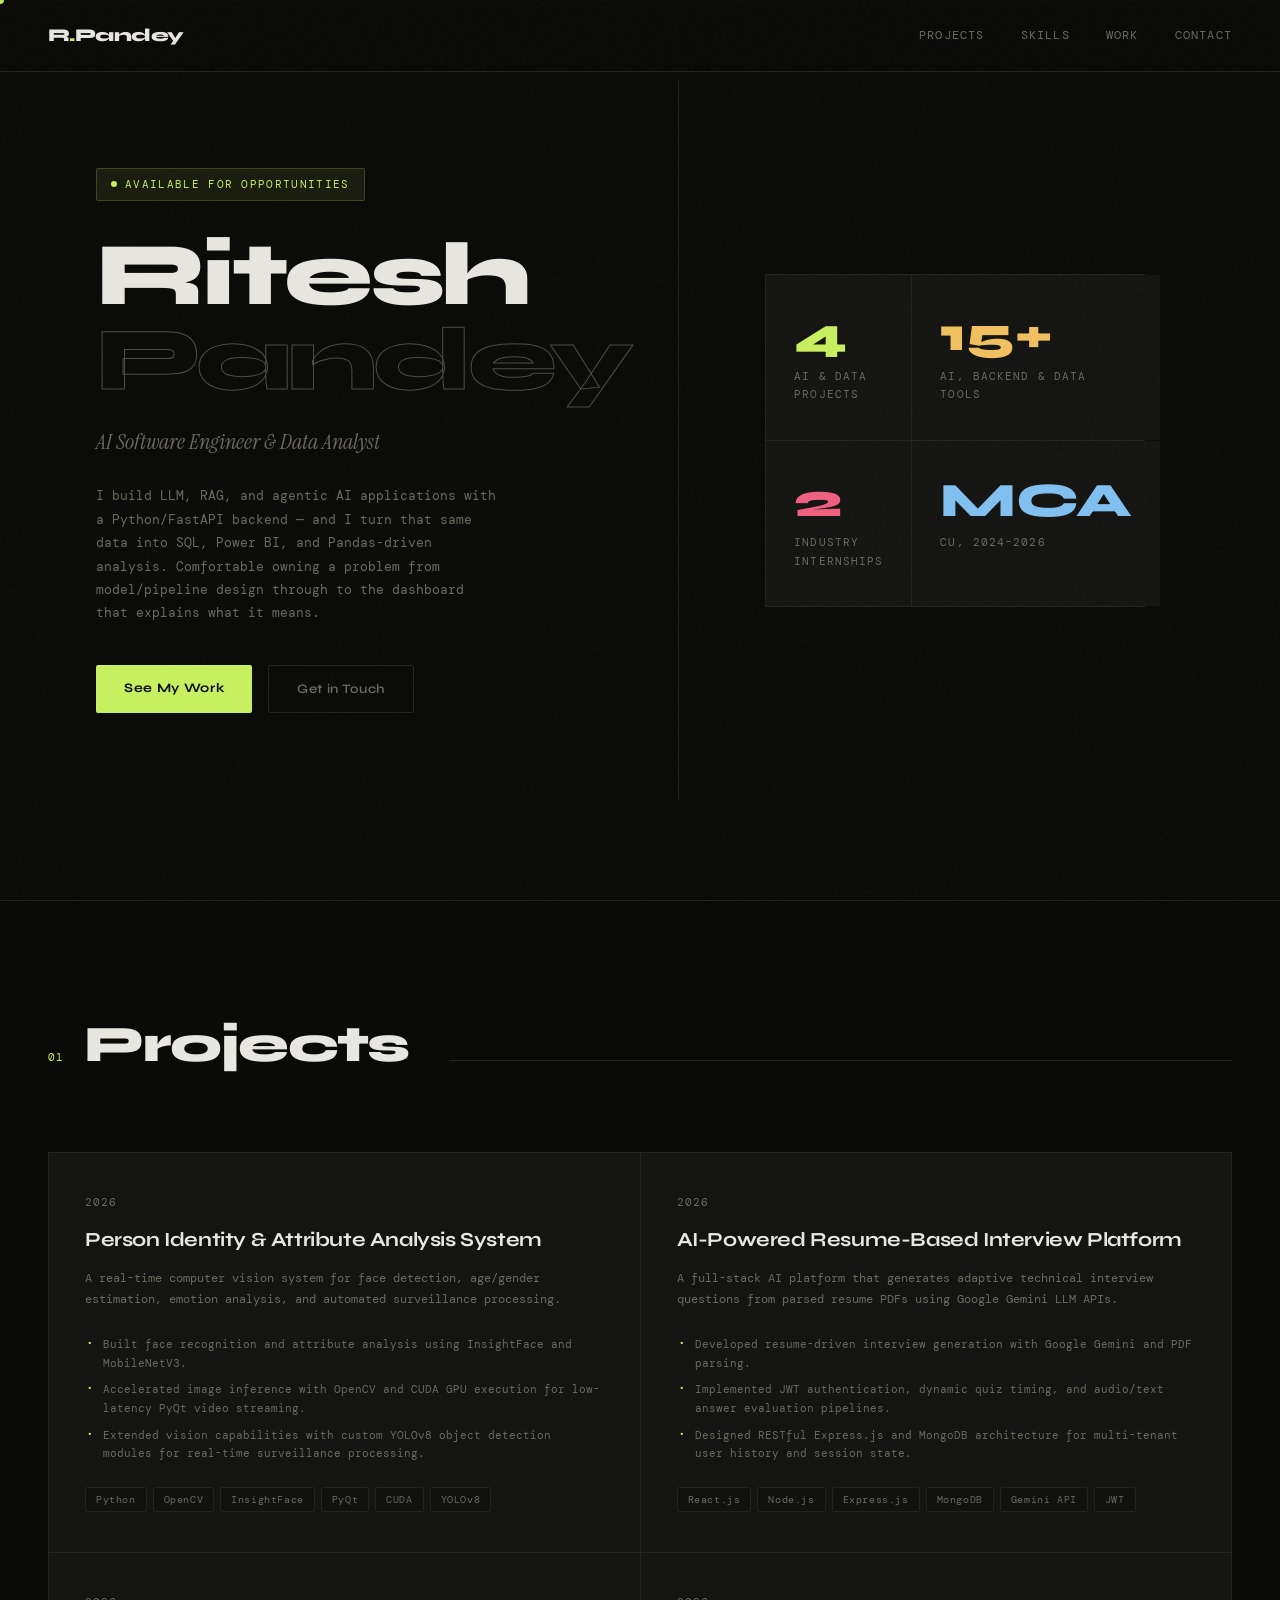
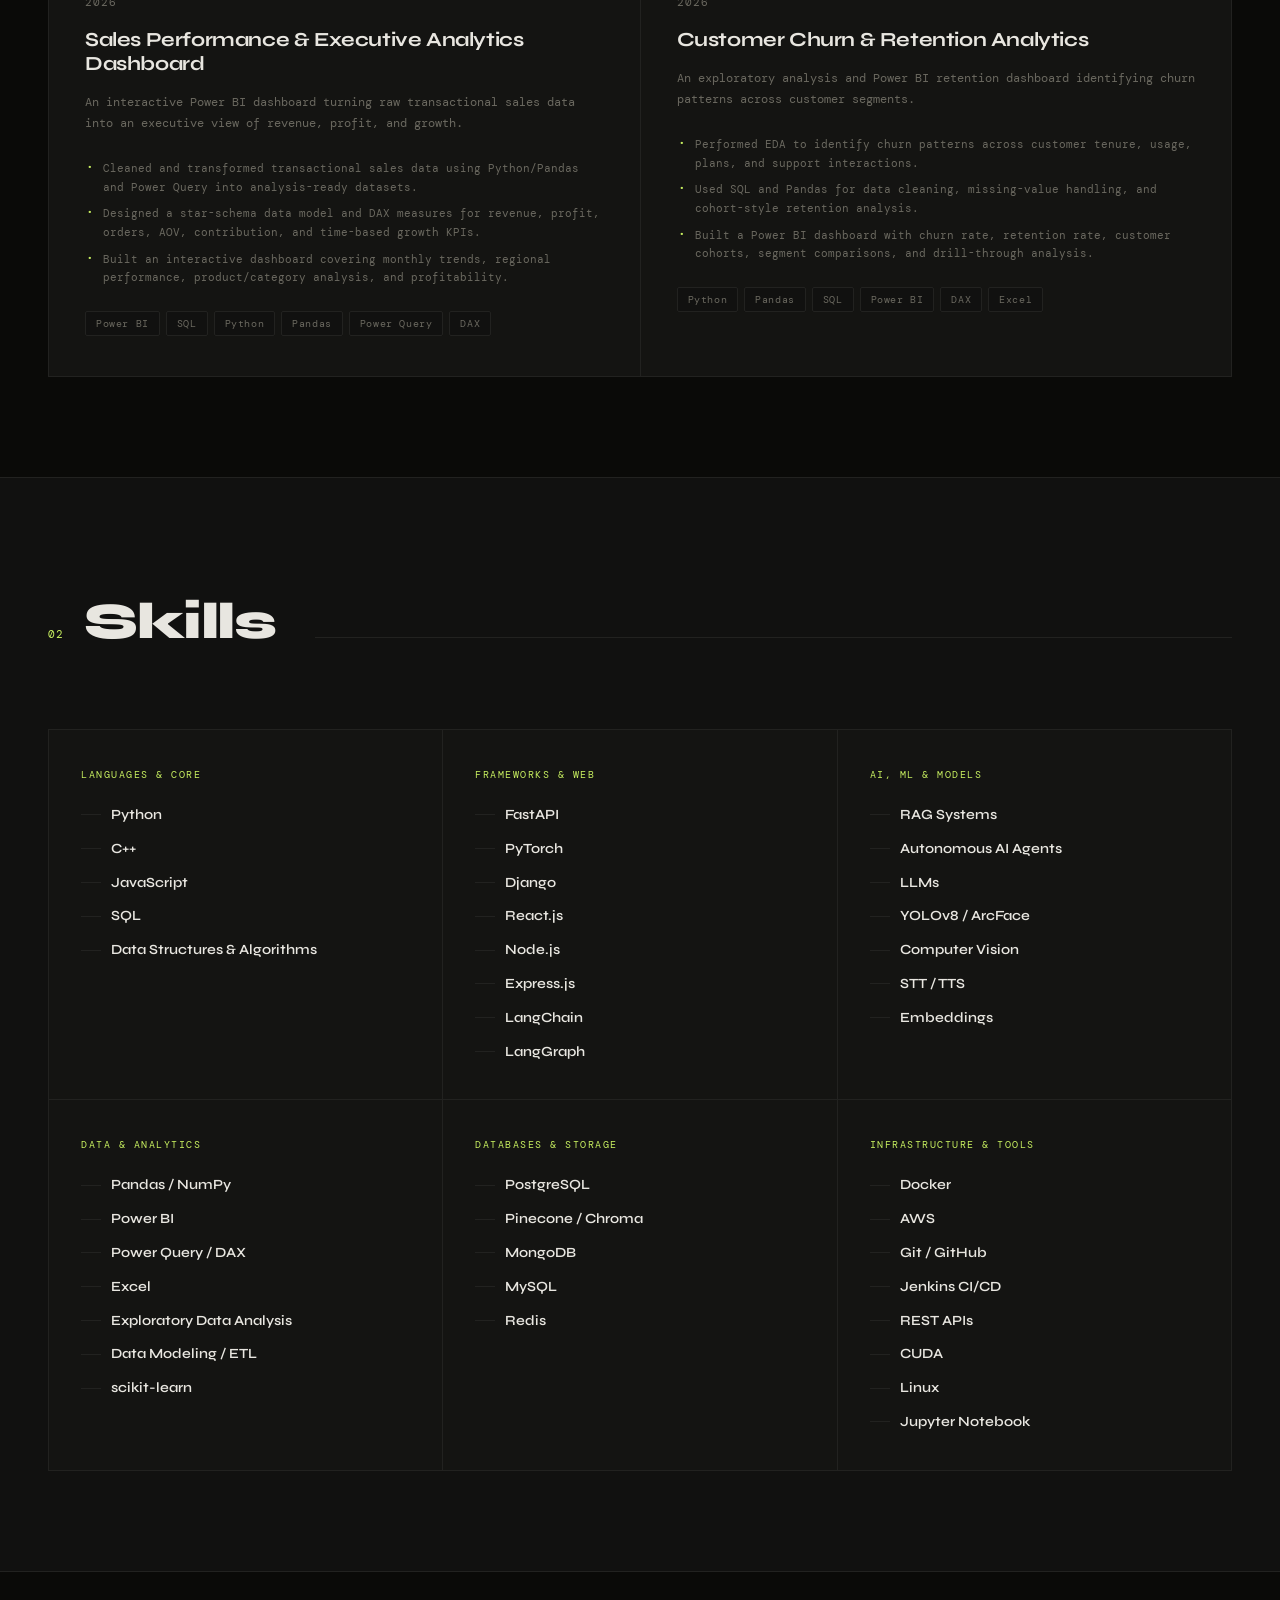
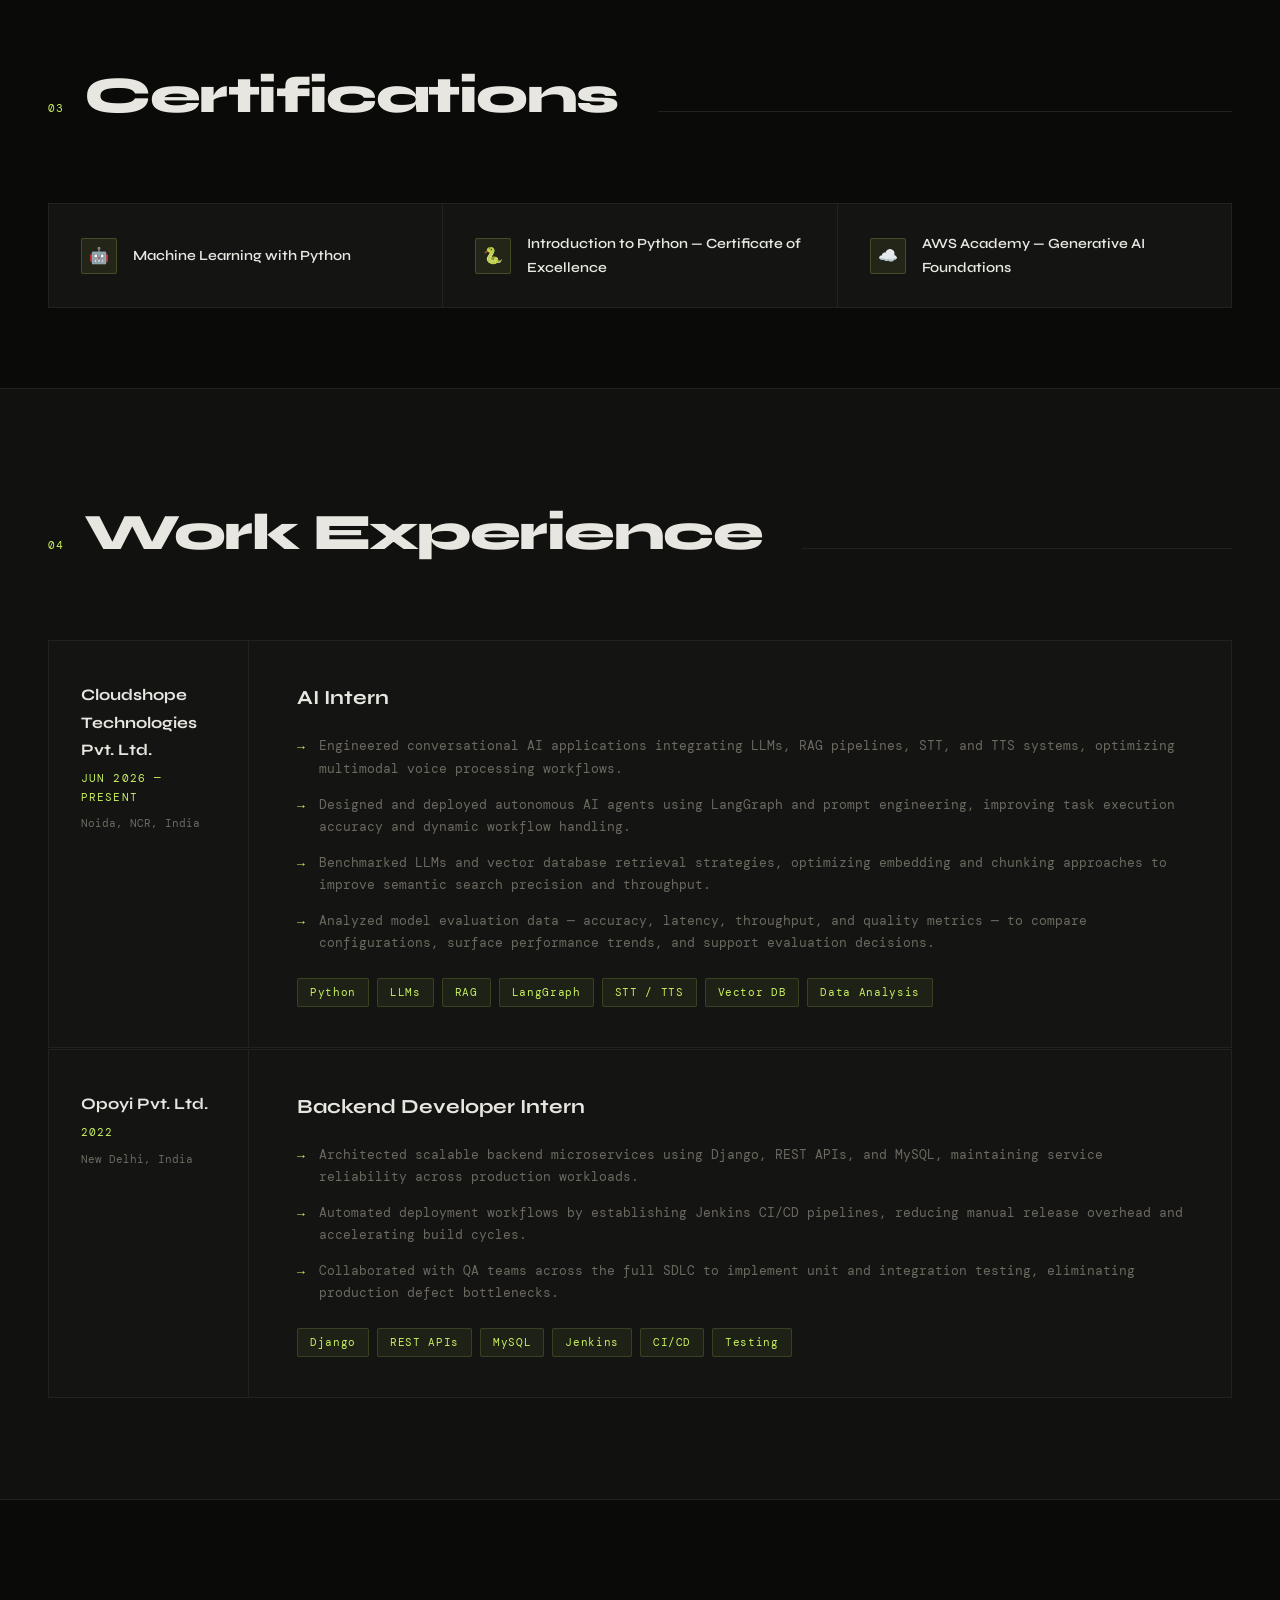
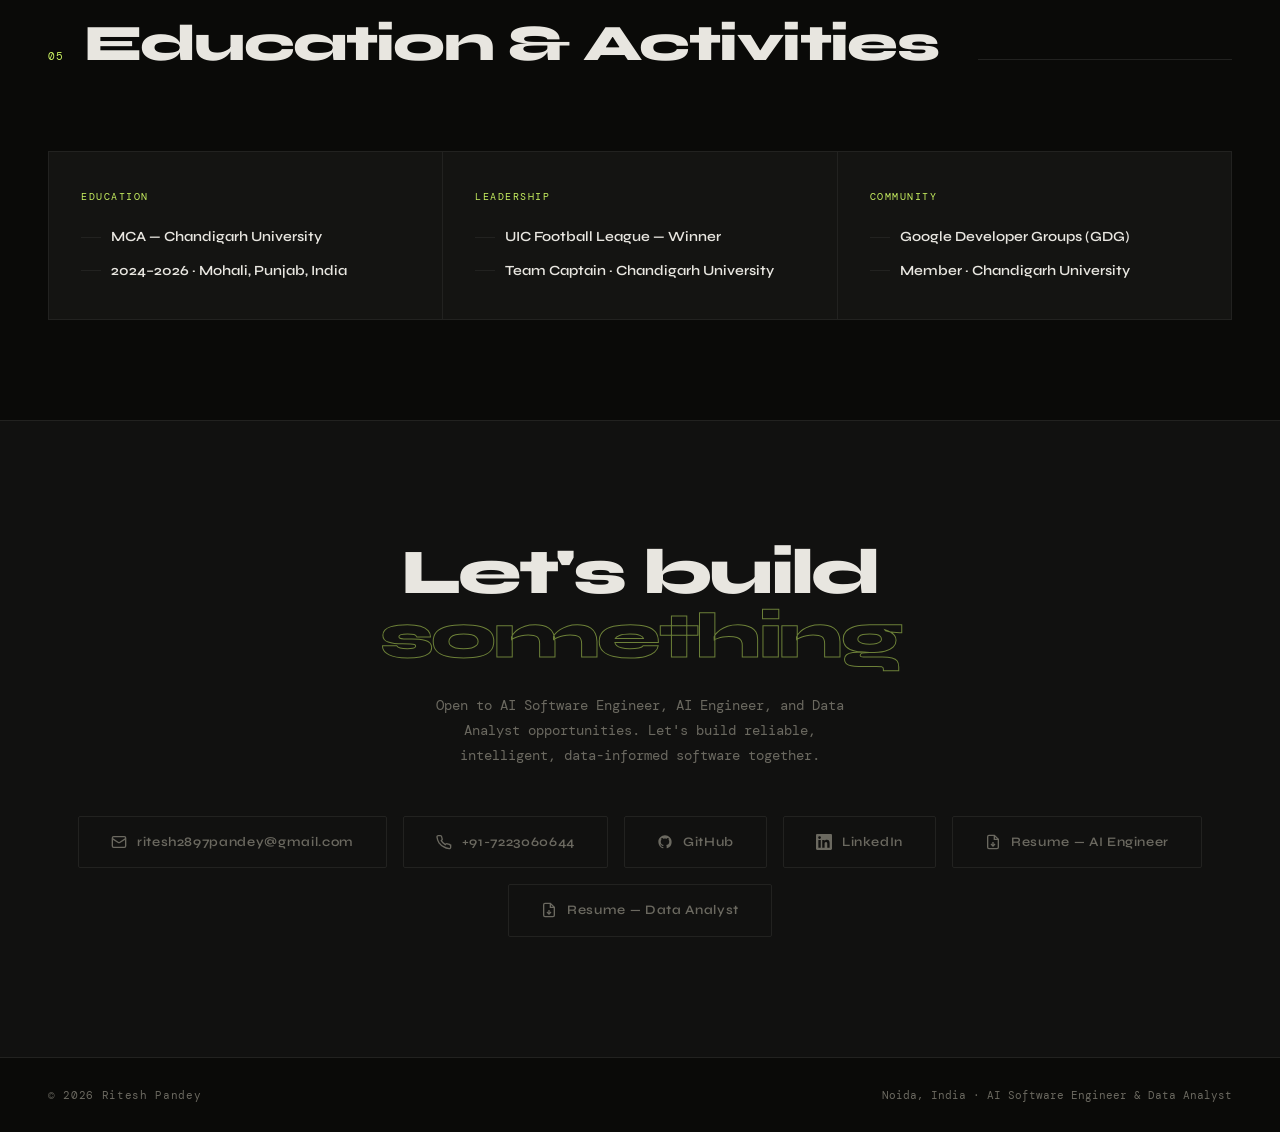
<file: index.html>
<!DOCTYPE html>
<html lang="en">
<head>
<meta charset="UTF-8">
<meta name="viewport" content="width=device-width, initial-scale=1.0">
<title>Ritesh Pandey — AI Software Engineer & Data Analyst</title>
<link rel="preconnect" href="https://fonts.googleapis.com">
<link href="https://fonts.googleapis.com/css2?family=Syne:wght@400;600;700;800&family=DM+Mono:ital,wght@0,300;0,400;1,300&family=Instrument+Serif:ital@0;1&display=swap" rel="stylesheet">
<style>
  :root {
    --bg: #0a0a08;
    --surface: #111110;
    --border: #222220;
    --accent: #c8f060;
    --accent2: #f0c060;
    --text: #e8e6e0;
    --muted: #6b6960;
    --card: #141412;
  }

  *, *::before, *::after { box-sizing: border-box; margin: 0; padding: 0; }

  html { scroll-behavior: smooth; }

  body {
    background: var(--bg);
    color: var(--text);
    font-family: 'DM Mono', monospace;
    font-size: 14px;
    line-height: 1.7;
    overflow-x: hidden;
  }

  /* ── NOISE OVERLAY ── */
  body::before {
    content: '';
    position: fixed;
    inset: 0;
    background-image: url("data:image/svg+xml,%3Csvg viewBox='0 0 256 256' xmlns='http://www.w3.org/2000/svg'%3E%3Cfilter id='noise'%3E%3CfeTurbulence type='fractalNoise' baseFrequency='0.9' numOctaves='4' stitchTiles='stitch'/%3E%3C/filter%3E%3Crect width='100%25' height='100%25' filter='url(%23noise)' opacity='0.04'/%3E%3C/svg%3E");
    pointer-events: none;
    z-index: 9999;
    opacity: 0.6;
  }

  /* ── CURSOR ── */
  .cursor {
    width: 8px; height: 8px;
    background: var(--accent);
    border-radius: 50%;
    position: fixed;
    pointer-events: none;
    z-index: 10000;
    transform: translate(-50%, -50%);
    transition: transform 0.1s, width 0.2s, height 0.2s;
    mix-blend-mode: difference;
  }

  /* ── NAV ── */
  nav {
    position: fixed;
    top: 0; left: 0; right: 0;
    z-index: 100;
    display: flex;
    align-items: center;
    justify-content: space-between;
    padding: 20px 48px;
    border-bottom: 1px solid var(--border);
    background: rgba(10, 10, 8, 0.85);
    backdrop-filter: blur(12px);
  }

  .nav-logo {
    font-family: 'Syne', sans-serif;
    font-weight: 800;
    font-size: 18px;
    letter-spacing: -0.03em;
    color: var(--text);
    text-decoration: none;
  }

  .nav-logo span { color: var(--accent); }

  .nav-links {
    display: flex;
    gap: 36px;
    list-style: none;
  }

  .nav-links a {
    color: var(--muted);
    text-decoration: none;
    font-size: 12px;
    letter-spacing: 0.1em;
    text-transform: uppercase;
    transition: color 0.2s;
  }

  .nav-links a:hover { color: var(--accent); }

  /* ── HERO ── */
  #hero {
    min-height: 100vh;
    display: grid;
    grid-template-columns: 1fr 1fr;
    gap: 0;
    padding-top: 80px;
    position: relative;
    overflow: hidden;
  }

  .hero-left {
    display: flex;
    flex-direction: column;
    justify-content: center;
    padding: 80px 48px 80px 48px;
    position: relative;
  }

  .hero-tag {
    display: inline-flex;
    align-items: center;
    gap: 8px;
    background: rgba(200, 240, 96, 0.08);
    border: 1px solid rgba(200, 240, 96, 0.2);
    color: var(--accent);
    padding: 6px 14px;
    border-radius: 2px;
    font-size: 11px;
    letter-spacing: 0.12em;
    text-transform: uppercase;
    margin-bottom: 32px;
    width: fit-content;
    animation: fadeUp 0.8s ease both;
  }

  .hero-tag::before {
    content: '';
    width: 6px; height: 6px;
    background: var(--accent);
    border-radius: 50%;
    animation: pulse 2s infinite;
  }

  @keyframes pulse {
    0%, 100% { opacity: 1; transform: scale(1); }
    50% { opacity: 0.4; transform: scale(0.8); }
  }

  .hero-name {
    font-family: 'Syne', sans-serif;
    font-size: clamp(56px, 7vw, 96px);
    font-weight: 800;
    line-height: 0.95;
    letter-spacing: -0.04em;
    color: var(--text);
    animation: fadeUp 0.8s 0.1s ease both;
  }

  .hero-name .line2 {
    display: block;
    color: transparent;
    -webkit-text-stroke: 1px rgba(232, 230, 224, 0.3);
  }

  .hero-role {
    font-family: 'Instrument Serif', serif;
    font-style: italic;
    font-size: 22px;
    color: var(--muted);
    margin-top: 20px;
    animation: fadeUp 0.8s 0.2s ease both;
  }

  .hero-bio {
    color: var(--muted);
    font-size: 13px;
    max-width: 400px;
    margin-top: 24px;
    line-height: 1.8;
    animation: fadeUp 0.8s 0.3s ease both;
  }

  .hero-cta {
    display: flex;
    gap: 16px;
    margin-top: 40px;
    animation: fadeUp 0.8s 0.4s ease both;
  }

  .btn-primary {
    background: var(--accent);
    color: var(--bg);
    padding: 12px 28px;
    font-family: 'Syne', sans-serif;
    font-weight: 700;
    font-size: 13px;
    letter-spacing: 0.05em;
    text-decoration: none;
    border-radius: 2px;
    transition: transform 0.2s, box-shadow 0.2s;
    display: inline-block;
  }

  .btn-primary:hover {
    transform: translateY(-2px);
    box-shadow: 0 8px 32px rgba(200, 240, 96, 0.3);
  }

  .btn-outline {
    border: 1px solid var(--border);
    color: var(--muted);
    padding: 12px 28px;
    font-family: 'Syne', sans-serif;
    font-weight: 600;
    font-size: 13px;
    letter-spacing: 0.05em;
    text-decoration: none;
    border-radius: 2px;
    transition: border-color 0.2s, color 0.2s;
    display: inline-block;
  }

  .btn-outline:hover {
    border-color: var(--accent);
    color: var(--accent);
  }

  .hero-right {
    display: flex;
    align-items: center;
    justify-content: center;
    padding: 80px;
    position: relative;
    border-left: 1px solid var(--border);
  }

  .hero-stats-grid {
    display: grid;
    grid-template-columns: 1fr 1fr;
    gap: 1px;
    background: var(--border);
    border: 1px solid var(--border);
    width: 100%;
    max-width: 380px;
    animation: fadeIn 1s 0.5s ease both;
  }

  .stat-box {
    background: var(--card);
    padding: 36px 28px;
    transition: background 0.2s;
  }

  .stat-box:hover { background: #1a1a17; }

  .stat-num {
    font-family: 'Syne', sans-serif;
    font-size: 48px;
    font-weight: 800;
    color: var(--accent);
    line-height: 1;
  }

  .stat-label {
    color: var(--muted);
    font-size: 11px;
    letter-spacing: 0.1em;
    text-transform: uppercase;
    margin-top: 8px;
  }

  .stat-box:nth-child(2) .stat-num { color: var(--accent2); }
  .stat-box:nth-child(3) .stat-num { color: #f06080; }
  .stat-box:nth-child(4) .stat-num { color: #80c0f0; }

  /* ── SECTION SHARED ── */
  section {
    padding: 100px 48px;
    border-top: 1px solid var(--border);
    position: relative;
  }

  .section-header {
    display: flex;
    align-items: baseline;
    gap: 20px;
    margin-bottom: 64px;
  }

  .section-num {
    font-family: 'DM Mono', monospace;
    font-size: 11px;
    color: var(--accent);
    letter-spacing: 0.1em;
  }

  .section-title {
    font-family: 'Syne', sans-serif;
    font-size: clamp(32px, 4vw, 52px);
    font-weight: 800;
    letter-spacing: -0.03em;
    color: var(--text);
  }

  .section-line {
    flex: 1;
    height: 1px;
    background: var(--border);
    margin-left: 20px;
  }

  /* ── WORK ── */
  #work {
    background: var(--surface);
  }

  .work-entry {
    display: grid;
    grid-template-columns: 200px 1fr;
    gap: 0;
    border: 1px solid var(--border);
    margin-bottom: 1px;
    transition: border-color 0.3s;
    position: relative;
    overflow: hidden;
  }

  .work-entry::after {
    content: '';
    position: absolute;
    left: 0; top: 0; bottom: 0;
    width: 3px;
    background: var(--accent);
    transform: scaleY(0);
    transition: transform 0.3s;
    transform-origin: bottom;
  }

  .work-entry:hover::after { transform: scaleY(1); }
  .work-entry:hover { border-color: rgba(200, 240, 96, 0.2); }

  .work-meta {
    padding: 40px 32px;
    border-right: 1px solid var(--border);
    display: flex;
    flex-direction: column;
    justify-content: flex-start;
    background: var(--card);
  }

  .work-company {
    font-family: 'Syne', sans-serif;
    font-weight: 700;
    font-size: 16px;
    color: var(--text);
    margin-bottom: 6px;
  }

  .work-period {
    font-size: 11px;
    color: var(--accent);
    letter-spacing: 0.1em;
    margin-bottom: 8px;
  }

  .work-location {
    font-size: 11px;
    color: var(--muted);
  }

  .work-content {
    padding: 40px 48px;
    background: var(--card);
  }

  .work-role {
    font-family: 'Syne', sans-serif;
    font-size: 20px;
    font-weight: 700;
    color: var(--text);
    margin-bottom: 20px;
  }

  .work-points {
    list-style: none;
    display: flex;
    flex-direction: column;
    gap: 14px;
  }

  .work-points li {
    display: flex;
    gap: 14px;
    color: var(--muted);
    font-size: 13px;
    line-height: 1.7;
  }

  .work-points li::before {
    content: '→';
    color: var(--accent);
    flex-shrink: 0;
    margin-top: 1px;
  }

  .work-tags {
    display: flex;
    flex-wrap: wrap;
    gap: 8px;
    margin-top: 24px;
  }

  .tag {
    background: rgba(200, 240, 96, 0.06);
    border: 1px solid rgba(200, 240, 96, 0.15);
    color: var(--accent);
    padding: 4px 12px;
    border-radius: 2px;
    font-size: 11px;
    letter-spacing: 0.06em;
  }

  /* ── PROJECTS ── */
  #projects {
    padding-bottom: 100px;
  }

  .projects-grid {
    display: grid;
    grid-template-columns: repeat(2, 1fr);
    gap: 1px;
    background: var(--border);
    border: 1px solid var(--border);
  }

  .project-card {
    background: var(--card);
    padding: 40px 36px;
    transition: background 0.25s;
    position: relative;
    overflow: hidden;
  }

  .project-card::before {
    content: '';
    position: absolute;
    top: 0; left: 0; right: 0;
    height: 2px;
    background: linear-gradient(90deg, var(--accent), transparent);
    transform: scaleX(0);
    transform-origin: left;
    transition: transform 0.4s ease;
  }

  .project-card:hover::before { transform: scaleX(1); }
  .project-card:hover { background: #161614; }

  .project-year {
    font-size: 11px;
    color: var(--muted);
    letter-spacing: 0.1em;
    margin-bottom: 16px;
  }

  .project-name {
    font-family: 'Syne', sans-serif;
    font-size: 20px;
    font-weight: 700;
    line-height: 1.2;
    letter-spacing: -0.02em;
    color: var(--text);
    margin-bottom: 16px;
  }

  .project-desc {
    color: var(--muted);
    font-size: 12px;
    line-height: 1.8;
    margin-bottom: 24px;
  }

  .project-highlights {
    list-style: none;
    display: flex;
    flex-direction: column;
    gap: 8px;
    margin-bottom: 24px;
  }

  .project-highlights li {
    font-size: 11px;
    color: var(--muted);
    display: flex;
    gap: 8px;
    align-items: flex-start;
  }

  .project-highlights li::before {
    content: '·';
    color: var(--accent);
    font-size: 16px;
    line-height: 1;
    flex-shrink: 0;
  }

  .project-stack {
    display: flex;
    flex-wrap: wrap;
    gap: 6px;
    margin-top: auto;
  }

  .stack-tag {
    background: var(--surface);
    border: 1px solid var(--border);
    color: var(--muted);
    padding: 3px 10px;
    border-radius: 2px;
    font-size: 10px;
    letter-spacing: 0.06em;
    font-family: 'DM Mono', monospace;
  }

  /* ── SKILLS ── */
  #skills {
    background: var(--surface);
  }

  .skills-layout {
    display: grid;
    grid-template-columns: repeat(3, 1fr);
    gap: 1px;
    background: var(--border);
    border: 1px solid var(--border);
  }

  .skill-group {
    background: var(--card);
    padding: 36px 32px;
  }

  .skill-group-title {
    font-size: 10px;
    letter-spacing: 0.15em;
    text-transform: uppercase;
    color: var(--accent);
    margin-bottom: 20px;
    font-family: 'DM Mono', monospace;
  }

  .skill-list {
    list-style: none;
    display: flex;
    flex-direction: column;
    gap: 10px;
  }

  .skill-list li {
    font-family: 'Syne', sans-serif;
    font-weight: 600;
    font-size: 14px;
    color: var(--text);
    display: flex;
    align-items: center;
    gap: 10px;
  }

  .skill-list li::before {
    content: '';
    width: 20px;
    height: 1px;
    background: var(--border);
    flex-shrink: 0;
  }

  /* ── CERTIFICATIONS ── */
  #certs {
    padding: 80px 48px;
  }

  .certs-row {
    display: flex;
    gap: 1px;
    background: var(--border);
    border: 1px solid var(--border);
    flex-wrap: wrap;
  }

  .cert-item {
    background: var(--card);
    padding: 28px 32px;
    flex: 1;
    min-width: 200px;
    display: flex;
    align-items: center;
    gap: 16px;
    transition: background 0.2s;
  }

  .cert-item:hover { background: #1a1a17; }

  .cert-icon {
    width: 36px;
    height: 36px;
    background: rgba(200, 240, 96, 0.08);
    border: 1px solid rgba(200, 240, 96, 0.2);
    border-radius: 2px;
    display: flex;
    align-items: center;
    justify-content: center;
    font-size: 16px;
    flex-shrink: 0;
  }

  .cert-name {
    font-family: 'Syne', sans-serif;
    font-size: 14px;
    font-weight: 600;
    color: var(--text);
  }

  /* ── CONTACT ── */
  #contact {
    text-align: center;
    padding: 120px 48px;
    background: var(--surface);
  }

  .contact-heading {
    font-family: 'Syne', sans-serif;
    font-size: clamp(36px, 5vw, 72px);
    font-weight: 800;
    letter-spacing: -0.04em;
    color: var(--text);
    line-height: 1;
    margin-bottom: 24px;
  }

  .contact-heading span {
    color: transparent;
    -webkit-text-stroke: 1px rgba(200, 240, 96, 0.5);
  }

  .contact-sub {
    color: var(--muted);
    font-size: 14px;
    max-width: 420px;
    margin: 0 auto 48px;
    line-height: 1.8;
  }

  .contact-links {
    display: flex;
    gap: 16px;
    justify-content: center;
    flex-wrap: wrap;
  }

  .contact-link {
    border: 1px solid var(--border);
    color: var(--muted);
    padding: 14px 32px;
    font-family: 'Syne', sans-serif;
    font-weight: 600;
    font-size: 13px;
    letter-spacing: 0.05em;
    text-decoration: none;
    border-radius: 2px;
    transition: border-color 0.2s, color 0.2s, background 0.2s;
    display: inline-flex;
    align-items: center;
    gap: 10px;
  }

  .contact-link:hover {
    background: rgba(200, 240, 96, 0.06);
    border-color: var(--accent);
    color: var(--accent);
  }

  /* ── FOOTER ── */
  footer {
    border-top: 1px solid var(--border);
    padding: 28px 48px;
    display: flex;
    justify-content: space-between;
    align-items: center;
  }

  .footer-copy {
    color: var(--muted);
    font-size: 11px;
    letter-spacing: 0.06em;
  }

  .footer-made {
    color: var(--muted);
    font-size: 11px;
  }

  /* ── ANIMATIONS ── */
  @keyframes fadeUp {
    from { opacity: 0; transform: translateY(20px); }
    to { opacity: 1; transform: translateY(0); }
  }

  @keyframes fadeIn {
    from { opacity: 0; }
    to { opacity: 1; }
  }

  .reveal {
    opacity: 0;
    transform: translateY(24px);
    transition: opacity 0.7s ease, transform 0.7s ease;
  }

  .reveal.visible {
    opacity: 1;
    transform: translateY(0);
  }

  /* ── SCROLLBAR ── */
  ::-webkit-scrollbar { width: 4px; }
  ::-webkit-scrollbar-track { background: var(--bg); }
  ::-webkit-scrollbar-thumb { background: var(--border); border-radius: 2px; }

  /* ── RESPONSIVE ── */
  @media (max-width: 900px) {
    nav { padding: 16px 24px; }
    section { padding: 72px 24px; }

    #hero {
      grid-template-columns: 1fr;
      min-height: auto;
    }

    .hero-right {
      border-left: none;
      border-top: 1px solid var(--border);
      padding: 48px 24px;
    }

    .hero-left { padding: 80px 24px 48px; }

    .work-entry { grid-template-columns: 1fr; }
    .work-meta { border-right: none; border-bottom: 1px solid var(--border); }

    .projects-grid { grid-template-columns: 1fr; }
    .skills-layout { grid-template-columns: 1fr 1fr; }

    footer { flex-direction: column; gap: 8px; text-align: center; }
  }
</style>
</head>
<body>

<div class="cursor" id="cursor"></div>

<!-- NAV -->
<nav>
  <a href="#hero" class="nav-logo">R<span>.</span>Pandey</a>
  <ul class="nav-links">
    <li><a href="#projects">Projects</a></li>
    <li><a href="#skills">Skills</a></li>
    <li><a href="#work">Work</a></li>
    <li><a href="#contact">Contact</a></li>
  </ul>
</nav>

<!-- HERO -->
<section id="hero">
  <div class="hero-left">
    <div class="hero-tag">Available for opportunities</div>
    <h1 class="hero-name">
      Ritesh
      <span class="line2">Pandey</span>
    </h1>
    <p class="hero-role">AI Software Engineer & Data Analyst</p>
    <p class="hero-bio">
      I build LLM, RAG, and agentic AI applications with a Python/FastAPI backend — and I turn that same data into SQL, Power BI, and Pandas-driven analysis. Comfortable owning a problem from model/pipeline design through to the dashboard that explains what it means.
    </p>
    <div class="hero-cta">
      <a href="#work" class="btn-primary">See My Work</a>
      <a href="mailto:ritesh2897pandey@gmail.com" class="btn-outline">Get in Touch</a>
    </div>
  </div>
  <div class="hero-right">
    <div class="hero-stats-grid">
      <div class="stat-box">
        <div class="stat-num">4</div>
        <div class="stat-label">AI & data projects</div>
      </div>
      <div class="stat-box">
        <div class="stat-num">15+</div>
        <div class="stat-label">AI, backend & data tools</div>
      </div>
      <div class="stat-box">
        <div class="stat-num">2</div>
        <div class="stat-label">Industry internships</div>
      </div>
      <div class="stat-box">
        <div class="stat-num">MCA</div>
        <div class="stat-label">CU, 2024–2026</div>
      </div>
    </div>
  </div>
</section>

<!-- PROJECTS -->
<section id="projects">
  <div class="section-header">
    <span class="section-num">01</span>
    <h2 class="section-title">Projects</h2>
    <div class="section-line"></div>
  </div>

  <div class="projects-grid">

    <!-- P1 -->
    <div class="project-card reveal">
      <div class="project-year">2026</div>
      <div class="project-name">Person Identity & Attribute Analysis System</div>
      <div class="project-desc">
        A real-time computer vision system for face detection, age/gender estimation, emotion analysis, and automated surveillance processing.
      </div>
      <ul class="project-highlights">
        <li>Built face recognition and attribute analysis using InsightFace and MobileNetV3.</li>
        <li>Accelerated image inference with OpenCV and CUDA GPU execution for low-latency PyQt video streaming.</li>
        <li>Extended vision capabilities with custom YOLOv8 object detection modules for real-time surveillance processing.</li>
      </ul>
      <div class="project-stack">
        <span class="stack-tag">Python</span>
        <span class="stack-tag">OpenCV</span>
        <span class="stack-tag">InsightFace</span>
        <span class="stack-tag">PyQt</span>
        <span class="stack-tag">CUDA</span>
        <span class="stack-tag">YOLOv8</span>
      </div>
    </div>

    <!-- P2 -->
    <div class="project-card reveal">
      <div class="project-year">2026</div>
      <div class="project-name">AI-Powered Resume-Based Interview Platform</div>
      <div class="project-desc">
        A full-stack AI platform that generates adaptive technical interview questions from parsed resume PDFs using Google Gemini LLM APIs.
      </div>
      <ul class="project-highlights">
        <li>Developed resume-driven interview generation with Google Gemini and PDF parsing.</li>
        <li>Implemented JWT authentication, dynamic quiz timing, and audio/text answer evaluation pipelines.</li>
        <li>Designed RESTful Express.js and MongoDB architecture for multi-tenant user history and session state.</li>
      </ul>
      <div class="project-stack">
        <span class="stack-tag">React.js</span>
        <span class="stack-tag">Node.js</span>
        <span class="stack-tag">Express.js</span>
        <span class="stack-tag">MongoDB</span>
        <span class="stack-tag">Gemini API</span>
        <span class="stack-tag">JWT</span>
      </div>
    </div>

    <!-- P3 -->
    <div class="project-card reveal">
      <div class="project-year">2026</div>
      <div class="project-name">Sales Performance & Executive Analytics Dashboard</div>
      <div class="project-desc">
        An interactive Power BI dashboard turning raw transactional sales data into an executive view of revenue, profit, and growth.
      </div>
      <ul class="project-highlights">
        <li>Cleaned and transformed transactional sales data using Python/Pandas and Power Query into analysis-ready datasets.</li>
        <li>Designed a star-schema data model and DAX measures for revenue, profit, orders, AOV, contribution, and time-based growth KPIs.</li>
        <li>Built an interactive dashboard covering monthly trends, regional performance, product/category analysis, and profitability.</li>
      </ul>
      <div class="project-stack">
        <span class="stack-tag">Power BI</span>
        <span class="stack-tag">SQL</span>
        <span class="stack-tag">Python</span>
        <span class="stack-tag">Pandas</span>
        <span class="stack-tag">Power Query</span>
        <span class="stack-tag">DAX</span>
      </div>
    </div>

    <!-- P4 -->
    <div class="project-card reveal">
      <div class="project-year">2026</div>
      <div class="project-name">Customer Churn & Retention Analytics</div>
      <div class="project-desc">
        An exploratory analysis and Power BI retention dashboard identifying churn patterns across customer segments.
      </div>
      <ul class="project-highlights">
        <li>Performed EDA to identify churn patterns across customer tenure, usage, plans, and support interactions.</li>
        <li>Used SQL and Pandas for data cleaning, missing-value handling, and cohort-style retention analysis.</li>
        <li>Built a Power BI dashboard with churn rate, retention rate, customer cohorts, segment comparisons, and drill-through analysis.</li>
      </ul>
      <div class="project-stack">
        <span class="stack-tag">Python</span>
        <span class="stack-tag">Pandas</span>
        <span class="stack-tag">SQL</span>
        <span class="stack-tag">Power BI</span>
        <span class="stack-tag">DAX</span>
        <span class="stack-tag">Excel</span>
      </div>
    </div>

  </div>
</section>

<!-- SKILLS -->
<section id="skills">
  <div class="section-header">
    <span class="section-num">02</span>
    <h2 class="section-title">Skills</h2>
    <div class="section-line"></div>
  </div>

  <div class="skills-layout">
    <div class="skill-group reveal">
      <div class="skill-group-title">Languages & Core</div>
      <ul class="skill-list">
        <li>Python</li><li>C++</li><li>JavaScript</li><li>SQL</li><li>Data Structures & Algorithms</li>
      </ul>
    </div>
    <div class="skill-group reveal">
      <div class="skill-group-title">Frameworks & Web</div>
      <ul class="skill-list">
        <li>FastAPI</li><li>PyTorch</li><li>Django</li><li>React.js</li><li>Node.js</li><li>Express.js</li><li>LangChain</li><li>LangGraph</li>
      </ul>
    </div>
    <div class="skill-group reveal">
      <div class="skill-group-title">AI, ML & Models</div>
      <ul class="skill-list">
        <li>RAG Systems</li><li>Autonomous AI Agents</li><li>LLMs</li><li>YOLOv8 / ArcFace</li><li>Computer Vision</li><li>STT / TTS</li><li>Embeddings</li>
      </ul>
    </div>
    <div class="skill-group reveal">
      <div class="skill-group-title">Data & Analytics</div>
      <ul class="skill-list">
        <li>Pandas / NumPy</li><li>Power BI</li><li>Power Query / DAX</li><li>Excel</li><li>Exploratory Data Analysis</li><li>Data Modeling / ETL</li><li>scikit-learn</li>
      </ul>
    </div>
    <div class="skill-group reveal">
      <div class="skill-group-title">Databases & Storage</div>
      <ul class="skill-list">
        <li>PostgreSQL</li><li>Pinecone / Chroma</li><li>MongoDB</li><li>MySQL</li><li>Redis</li>
      </ul>
    </div>
    <div class="skill-group reveal">
      <div class="skill-group-title">Infrastructure & Tools</div>
      <ul class="skill-list">
        <li>Docker</li><li>AWS</li><li>Git / GitHub</li><li>Jenkins CI/CD</li><li>REST APIs</li><li>CUDA</li><li>Linux</li><li>Jupyter Notebook</li>
      </ul>
    </div>
  </div>
</section>

<!-- CERTIFICATIONS -->
<section id="certs" style="background: var(--bg); border-top: 1px solid var(--border);">
  <div class="section-header">
    <span class="section-num">03</span>
    <h2 class="section-title">Certifications</h2>
    <div class="section-line"></div>
  </div>
  <div class="certs-row reveal">
    <div class="cert-item">
      <div class="cert-icon">🤖</div>
      <div class="cert-name">Machine Learning with Python</div>
    </div>
    <div class="cert-item">
      <div class="cert-icon">🐍</div>
      <div class="cert-name">Introduction to Python — Certificate of Excellence</div>
    </div>
    <div class="cert-item">
      <div class="cert-icon">☁️</div>
      <div class="cert-name">AWS Academy — Generative AI Foundations</div>
    </div>
  </div>
</section>

<!-- WORK -->
<section id="work">
  <div class="section-header">
    <span class="section-num">04</span>
    <h2 class="section-title">Work Experience</h2>
    <div class="section-line"></div>
  </div>

  <div class="work-entry reveal">
    <div class="work-meta">
      <div class="work-company">Cloudshope Technologies Pvt. Ltd.</div>
      <div class="work-period">JUN 2026 — PRESENT</div>
      <div class="work-location">Noida, NCR, India</div>
    </div>
    <div class="work-content">
      <div class="work-role">AI Intern</div>
      <ul class="work-points">
        <li>Engineered conversational AI applications integrating LLMs, RAG pipelines, STT, and TTS systems, optimizing multimodal voice processing workflows.</li>
        <li>Designed and deployed autonomous AI agents using LangGraph and prompt engineering, improving task execution accuracy and dynamic workflow handling.</li>
        <li>Benchmarked LLMs and vector database retrieval strategies, optimizing embedding and chunking approaches to improve semantic search precision and throughput.</li>
        <li>Analyzed model evaluation data — accuracy, latency, throughput, and quality metrics — to compare configurations, surface performance trends, and support evaluation decisions.</li>
      </ul>
      <div class="work-tags">
        <span class="tag">Python</span><span class="tag">LLMs</span><span class="tag">RAG</span><span class="tag">LangGraph</span><span class="tag">STT / TTS</span><span class="tag">Vector DB</span><span class="tag">Data Analysis</span>
      </div>
    </div>
  </div>

  <div class="work-entry reveal">
    <div class="work-meta">
      <div class="work-company">Opoyi Pvt. Ltd.</div>
      <div class="work-period">2022</div>
      <div class="work-location">New Delhi, India</div>
    </div>
    <div class="work-content">
      <div class="work-role">Backend Developer Intern</div>
      <ul class="work-points">
        <li>Architected scalable backend microservices using Django, REST APIs, and MySQL, maintaining service reliability across production workloads.</li>
        <li>Automated deployment workflows by establishing Jenkins CI/CD pipelines, reducing manual release overhead and accelerating build cycles.</li>
        <li>Collaborated with QA teams across the full SDLC to implement unit and integration testing, eliminating production defect bottlenecks.</li>
      </ul>
      <div class="work-tags">
        <span class="tag">Django</span><span class="tag">REST APIs</span><span class="tag">MySQL</span><span class="tag">Jenkins</span><span class="tag">CI/CD</span><span class="tag">Testing</span>
      </div>
    </div>
  </div>
</section>

<!-- EDUCATION & ACTIVITIES -->
<section id="education">
  <div class="section-header">
    <span class="section-num">05</span>
    <h2 class="section-title">Education & Activities</h2>
    <div class="section-line"></div>
  </div>
  <div class="skills-layout">
    <div class="skill-group reveal">
      <div class="skill-group-title">Education</div>
      <ul class="skill-list">
        <li>MCA — Chandigarh University</li>
        <li>2024–2026 · Mohali, Punjab, India</li>
      </ul>
    </div>
    <div class="skill-group reveal">
      <div class="skill-group-title">Leadership</div>
      <ul class="skill-list">
        <li>UIC Football League — Winner</li>
        <li>Team Captain · Chandigarh University</li>
      </ul>
    </div>
    <div class="skill-group reveal">
      <div class="skill-group-title">Community</div>
      <ul class="skill-list">
        <li>Google Developer Groups (GDG)</li>
        <li>Member · Chandigarh University</li>
      </ul>
    </div>
  </div>
</section>

<!-- CONTACT -->
<section id="contact">
  <h2 class="contact-heading">Let's build<br><span>something</span></h2>
  <p class="contact-sub">Open to AI Software Engineer, AI Engineer, and Data Analyst opportunities. Let's build reliable, intelligent, data-informed software together.</p>
  <div class="contact-links">
    <a href="mailto:ritesh2897pandey@gmail.com" class="contact-link">
      <svg width="16" height="16" viewBox="0 0 24 24" fill="none" stroke="currentColor" stroke-width="2"><rect x="2" y="4" width="20" height="16" rx="2"/><path d="m22 7-8.97 5.7a1.94 1.94 0 0 1-2.06 0L2 7"/></svg>
      ritesh2897pandey@gmail.com
    </a>
    <a href="tel:+917223060644" class="contact-link">
      <svg width="16" height="16" viewBox="0 0 24 24" fill="none" stroke="currentColor" stroke-width="2"><path d="M22 16.92v3a2 2 0 0 1-2.18 2 19.79 19.79 0 0 1-8.63-3.07A19.5 19.5 0 0 1 4.6 13.18 19.79 19.79 0 0 1 1.52 4.6 2 2 0 0 1 3.5 2.4h3a2 2 0 0 1 2 1.72c.127.96.361 1.903.7 2.81a2 2 0 0 1-.45 2.11L7.91 9.91a16 16 0 0 0 6.06 6.06l.83-.83a2 2 0 0 1 2.11-.45c.907.339 1.85.573 2.81.7A2 2 0 0 1 21.5 17z"/></svg>
      +91-7223060644
    </a>
    <a href="https://github.com/Ritesh22p1401b" target="_blank" rel="noopener" class="contact-link">
      <svg width="16" height="16" viewBox="0 0 24 24" fill="currentColor"><path d="M12 2C6.477 2 2 6.484 2 12.017c0 4.425 2.865 8.18 6.839 9.504.5.092.682-.217.682-.483 0-.237-.008-.868-.013-1.703-2.782.605-3.369-1.343-3.369-1.343-.454-1.158-1.11-1.466-1.11-1.466-.908-.62.069-.608.069-.608 1.003.07 1.531 1.032 1.531 1.032.892 1.53 2.341 1.088 2.91.832.092-.647.35-1.088.636-1.338-2.22-.253-4.555-1.113-4.555-4.951 0-1.093.39-1.988 1.029-2.688-.103-.253-.446-1.272.098-2.65 0 0 .84-.27 2.75 1.026A9.564 9.564 0 0 1 12 6.844a9.59 9.59 0 0 1 2.504.337c1.909-1.296 2.747-1.027 2.747-1.027.546 1.379.202 2.398.1 2.651.64.7 1.028 1.595 1.028 2.688 0 3.848-2.339 4.695-4.566 4.943.359.309.678.92.678 1.855 0 1.338-.012 2.419-.012 2.747 0 .268.18.58.688.482A10.019 10.019 0 0 0 22 12.017C22 6.484 17.522 2 12 2z"/></svg>
      GitHub
    </a>
    <a href="https://www.linkedin.com/in/ritesh-pandey-59a088233/" target="_blank" rel="noopener" class="contact-link">
      <svg width="16" height="16" viewBox="0 0 24 24" fill="currentColor"><path d="M20.447 20.452h-3.554v-5.569c0-1.328-.027-3.037-1.852-3.037-1.853 0-2.136 1.445-2.136 2.939v5.667H9.351V9h3.414v1.561h.046c.477-.9 1.637-1.85 3.37-1.85 3.601 0 4.267 2.37 4.267 5.455v6.286zM5.337 7.433a2.062 2.062 0 0 1-2.063-2.065 2.064 2.064 0 1 1 2.063 2.065zm1.782 13.019H3.555V9h3.564v11.452zM22.225 0H1.771C.792 0 0 .774 0 1.729v20.542C0 23.227.792 24 1.771 24h20.451C23.2 24 24 23.227 24 22.271V1.729C24 .774 23.2 0 22.222 0h.003z"/></svg>
      LinkedIn
    </a>
    <a href="resume/ritesh-pandey-ai-software-engineer.pdf" target="_blank" class="contact-link">
      <svg width="16" height="16" viewBox="0 0 24 24" fill="none" stroke="currentColor" stroke-width="2"><path d="M14 2H6a2 2 0 0 0-2 2v16a2 2 0 0 0 2 2h12a2 2 0 0 0 2-2V8z"/><path d="M14 2v6h6"/><path d="M12 18v-6"/><path d="m9 15 3 3 3-3"/></svg>
      Resume — AI Engineer
    </a>
    <a href="resume/ritesh-pandey-data-analyst.pdf" target="_blank" class="contact-link">
      <svg width="16" height="16" viewBox="0 0 24 24" fill="none" stroke="currentColor" stroke-width="2"><path d="M14 2H6a2 2 0 0 0-2 2v16a2 2 0 0 0 2 2h12a2 2 0 0 0 2-2V8z"/><path d="M14 2v6h6"/><path d="M12 18v-6"/><path d="m9 15 3 3 3-3"/></svg>
      Resume — Data Analyst
    </a>
  </div>
</section>

<footer>
  <div class="footer-copy">© 2026 Ritesh Pandey</div>
  <div class="footer-made">Noida, India · AI Software Engineer & Data Analyst</div>
</footer>

<script>
  // Cursor
  const cursor = document.getElementById('cursor');
  document.addEventListener('mousemove', e => {
    cursor.style.left = e.clientX + 'px';
    cursor.style.top = e.clientY + 'px';
  });

  // Scroll reveal
  const reveals = document.querySelectorAll('.reveal');
  const observer = new IntersectionObserver(entries => {
    entries.forEach((entry, i) => {
      if (entry.isIntersecting) {
        setTimeout(() => entry.target.classList.add('visible'), i * 80);
        observer.unobserve(entry.target);
      }
    });
  }, { threshold: 0.1 });
  reveals.forEach(el => observer.observe(el));
</script>
</body>
</html>
</file>
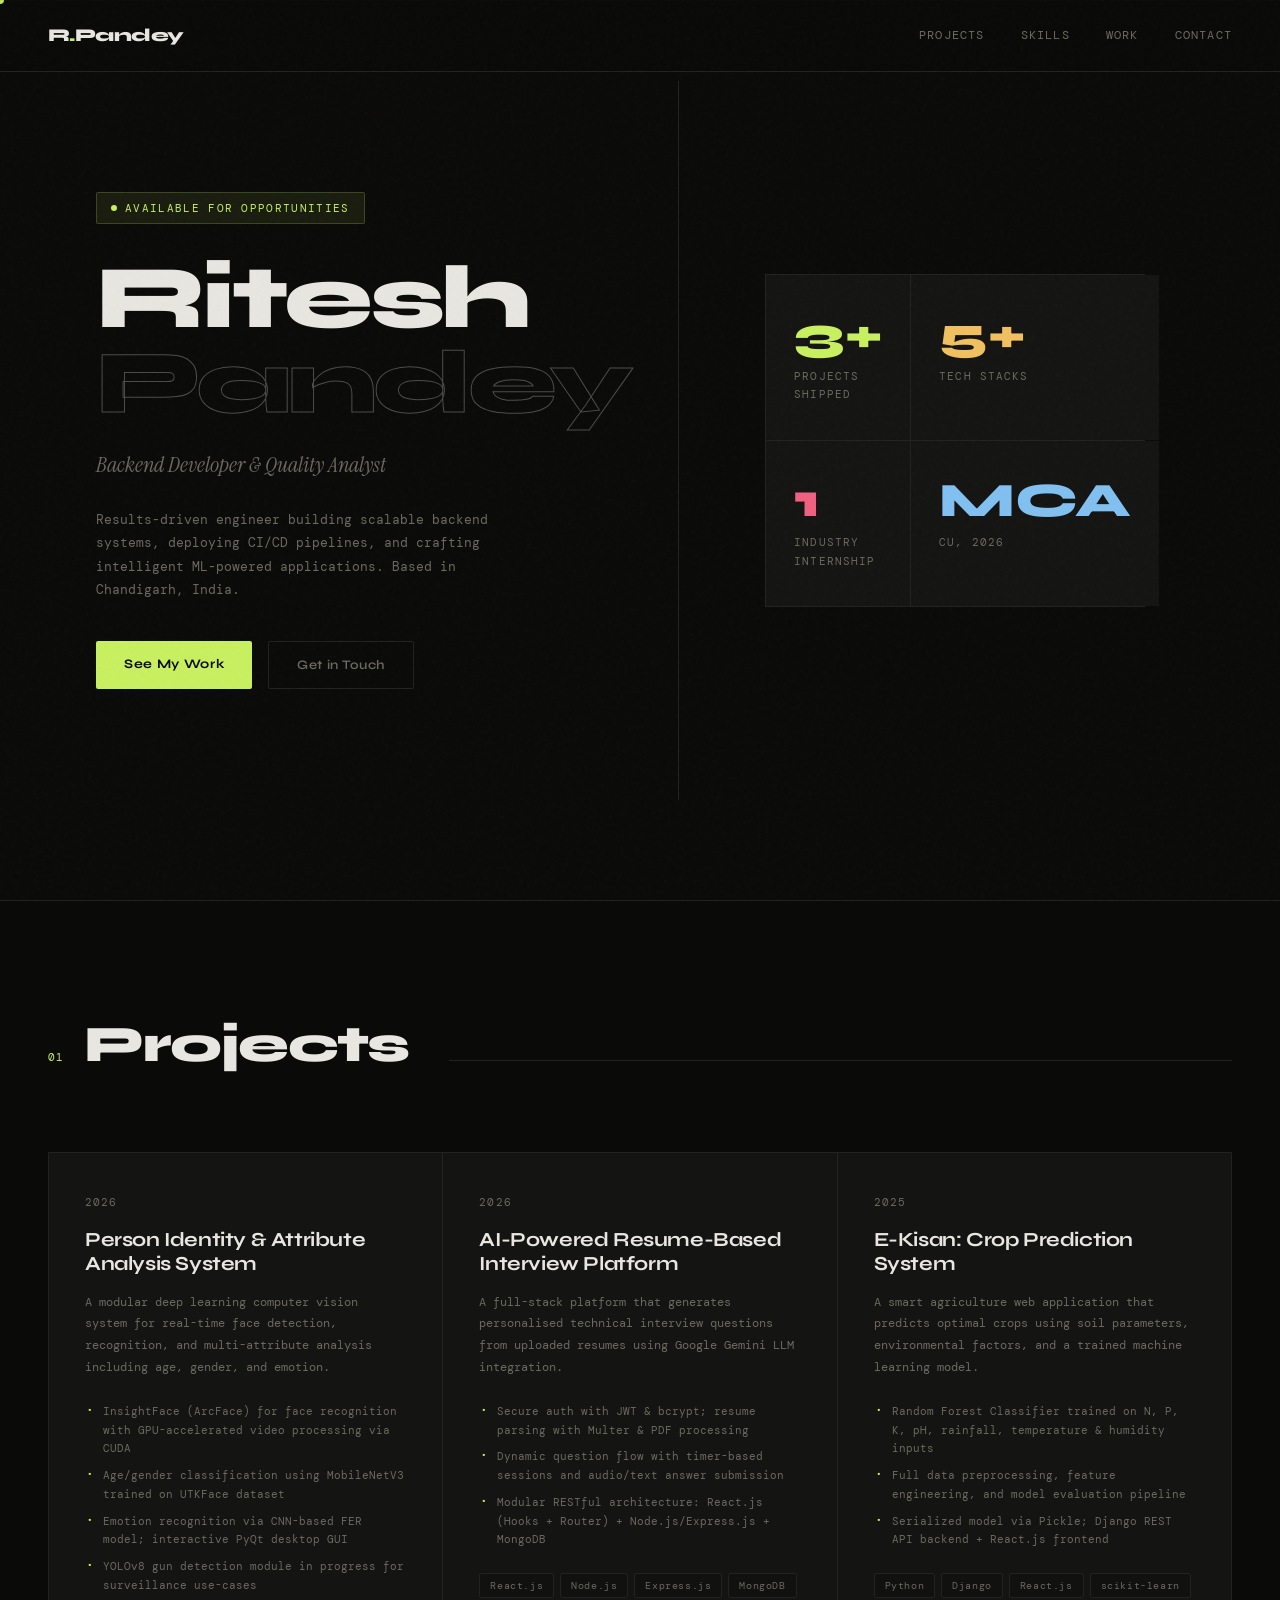
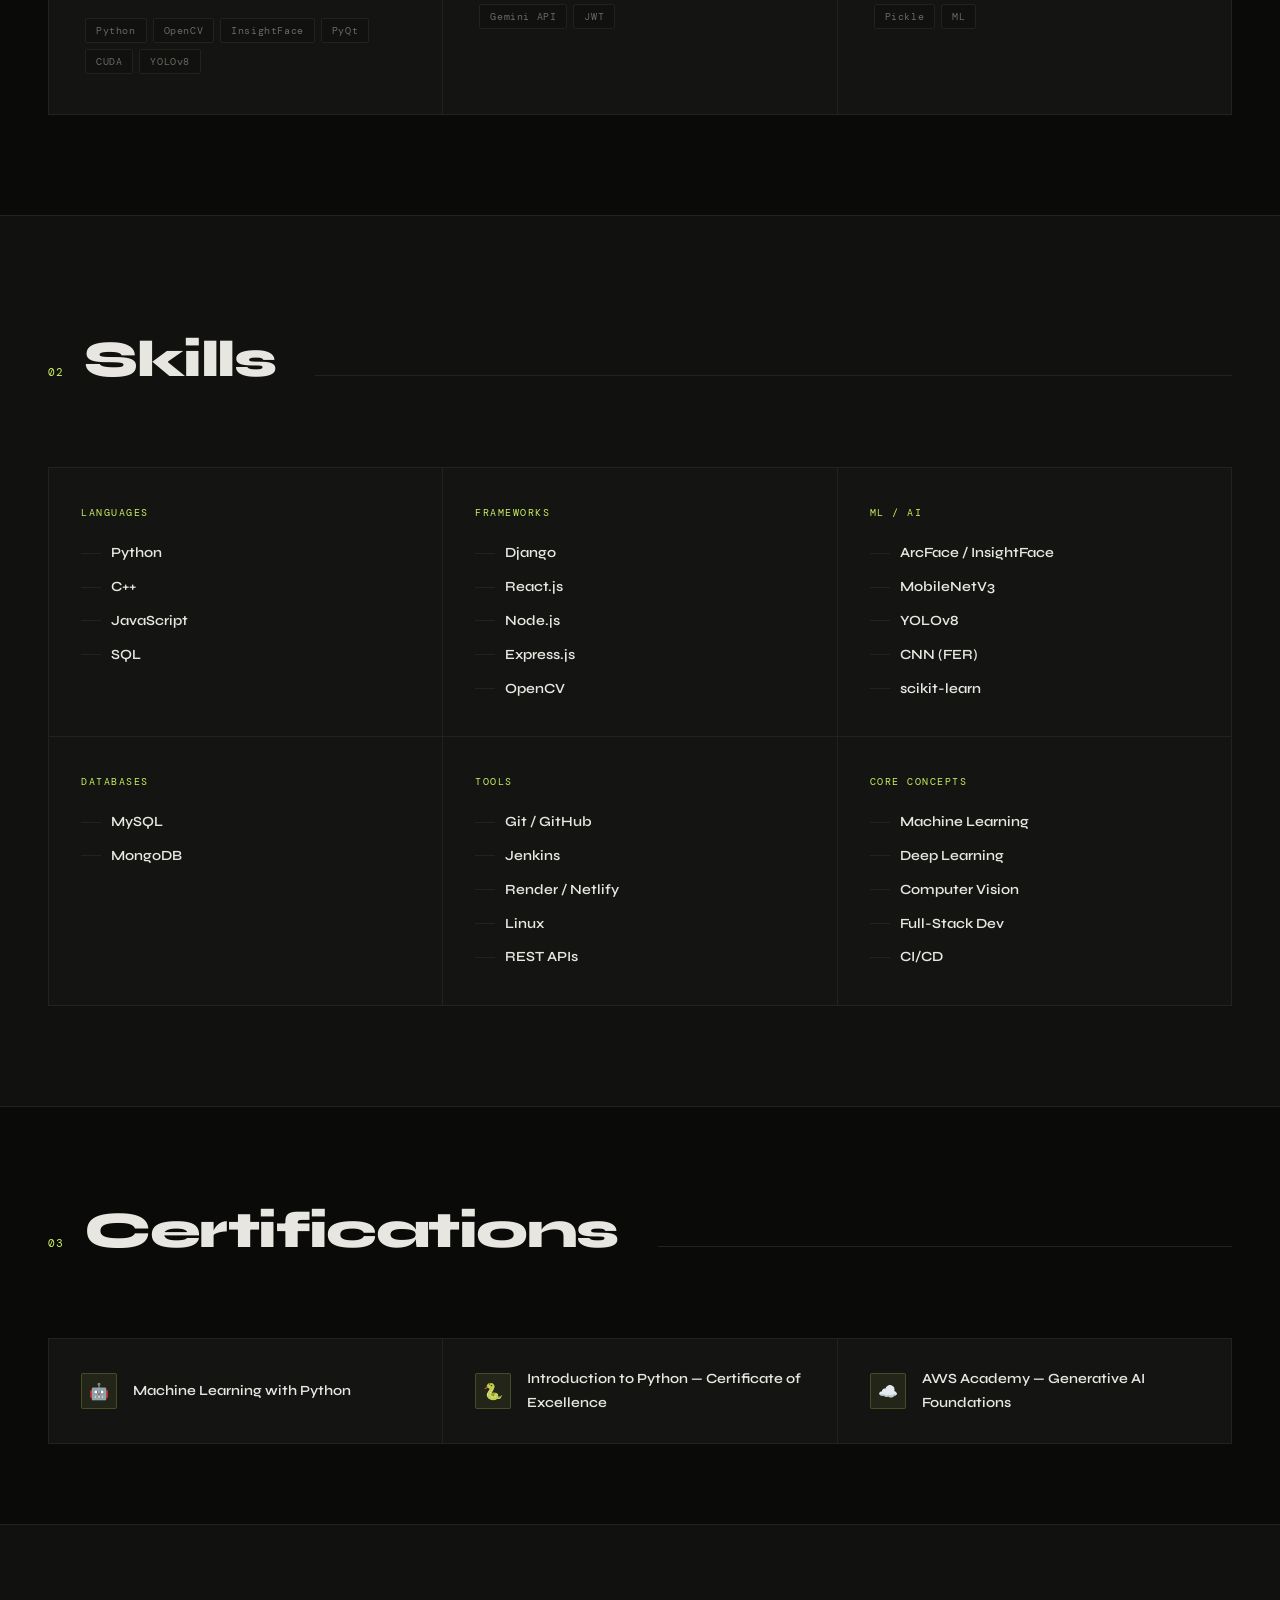
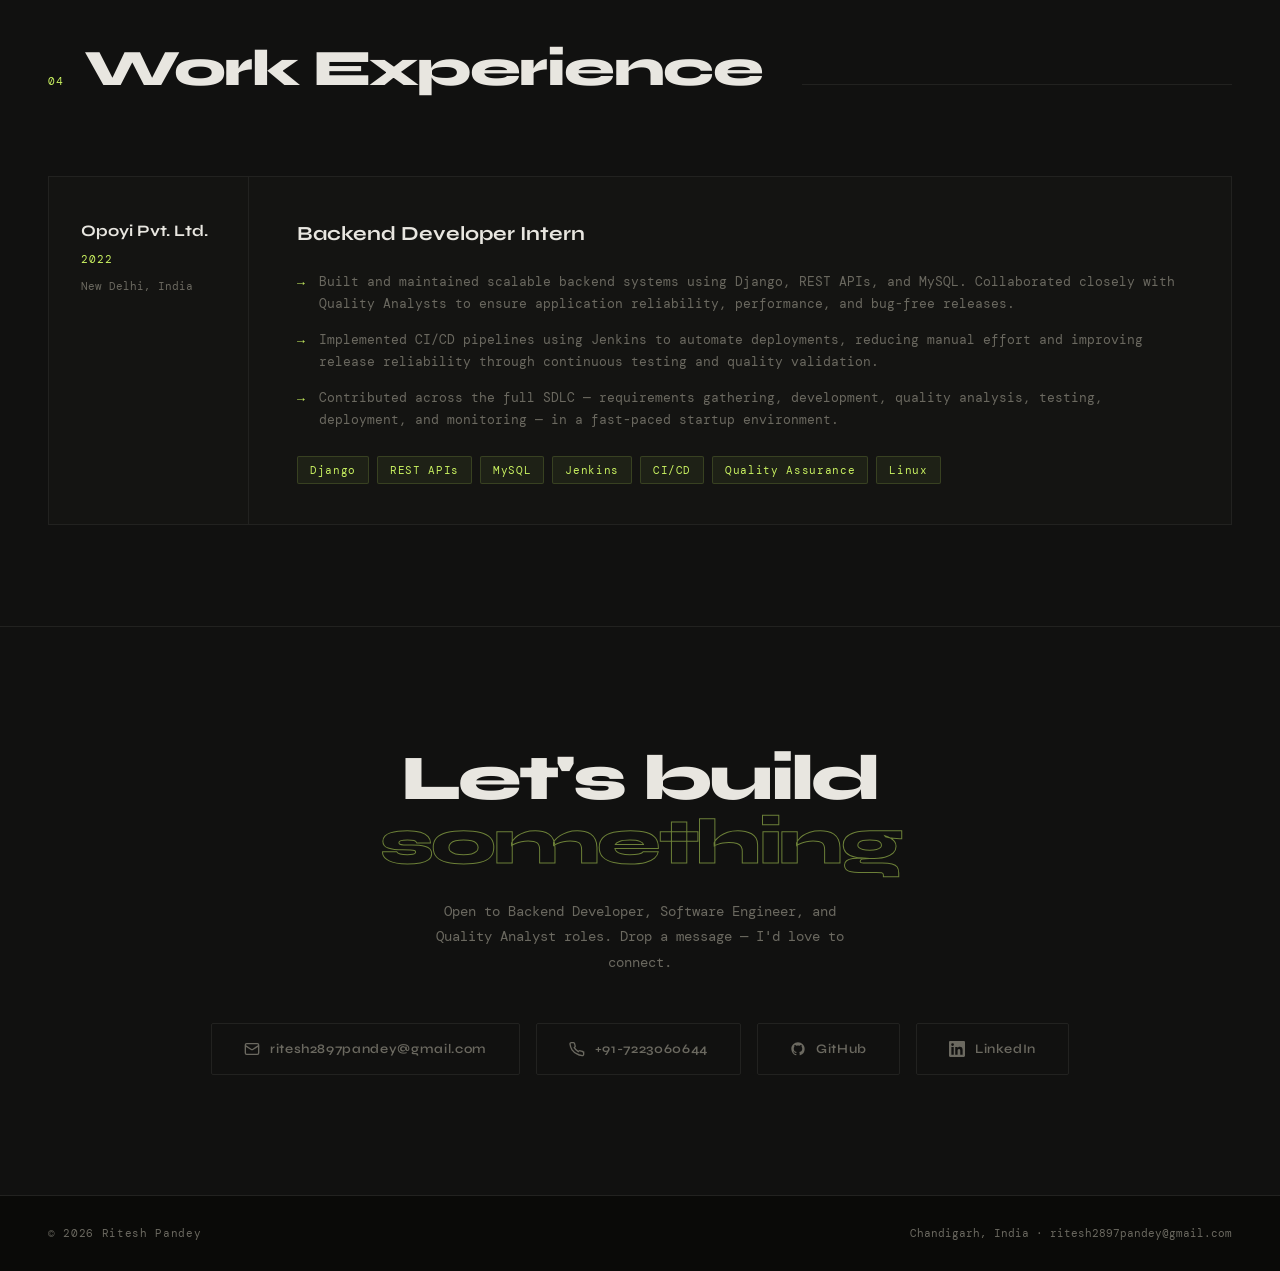
<file: portfolio.html>
<!DOCTYPE html>
<html lang="en">
<head>
<meta charset="UTF-8">
<meta name="viewport" content="width=device-width, initial-scale=1.0">
<title>Ritesh Pandey — Software Developer</title>
<link rel="preconnect" href="https://fonts.googleapis.com">
<link href="https://fonts.googleapis.com/css2?family=Syne:wght@400;600;700;800&family=DM+Mono:ital,wght@0,300;0,400;1,300&family=Instrument+Serif:ital@0;1&display=swap" rel="stylesheet">
<style>
  :root {
    --bg: #0a0a08;
    --surface: #111110;
    --border: #222220;
    --accent: #c8f060;
    --accent2: #f0c060;
    --text: #e8e6e0;
    --muted: #6b6960;
    --card: #141412;
  }

  *, *::before, *::after { box-sizing: border-box; margin: 0; padding: 0; }

  html { scroll-behavior: smooth; }

  body {
    background: var(--bg);
    color: var(--text);
    font-family: 'DM Mono', monospace;
    font-size: 14px;
    line-height: 1.7;
    overflow-x: hidden;
  }

  /* ── NOISE OVERLAY ── */
  body::before {
    content: '';
    position: fixed;
    inset: 0;
    background-image: url("data:image/svg+xml,%3Csvg viewBox='0 0 256 256' xmlns='http://www.w3.org/2000/svg'%3E%3Cfilter id='noise'%3E%3CfeTurbulence type='fractalNoise' baseFrequency='0.9' numOctaves='4' stitchTiles='stitch'/%3E%3C/filter%3E%3Crect width='100%25' height='100%25' filter='url(%23noise)' opacity='0.04'/%3E%3C/svg%3E");
    pointer-events: none;
    z-index: 9999;
    opacity: 0.6;
  }

  /* ── CURSOR ── */
  .cursor {
    width: 8px; height: 8px;
    background: var(--accent);
    border-radius: 50%;
    position: fixed;
    pointer-events: none;
    z-index: 10000;
    transform: translate(-50%, -50%);
    transition: transform 0.1s, width 0.2s, height 0.2s;
    mix-blend-mode: difference;
  }

  /* ── NAV ── */
  nav {
    position: fixed;
    top: 0; left: 0; right: 0;
    z-index: 100;
    display: flex;
    align-items: center;
    justify-content: space-between;
    padding: 20px 48px;
    border-bottom: 1px solid var(--border);
    background: rgba(10, 10, 8, 0.85);
    backdrop-filter: blur(12px);
  }

  .nav-logo {
    font-family: 'Syne', sans-serif;
    font-weight: 800;
    font-size: 18px;
    letter-spacing: -0.03em;
    color: var(--text);
    text-decoration: none;
  }

  .nav-logo span { color: var(--accent); }

  .nav-links {
    display: flex;
    gap: 36px;
    list-style: none;
  }

  .nav-links a {
    color: var(--muted);
    text-decoration: none;
    font-size: 12px;
    letter-spacing: 0.1em;
    text-transform: uppercase;
    transition: color 0.2s;
  }

  .nav-links a:hover { color: var(--accent); }

  /* ── HERO ── */
  #hero {
    min-height: 100vh;
    display: grid;
    grid-template-columns: 1fr 1fr;
    gap: 0;
    padding-top: 80px;
    position: relative;
    overflow: hidden;
  }

  .hero-left {
    display: flex;
    flex-direction: column;
    justify-content: center;
    padding: 80px 48px 80px 48px;
    position: relative;
  }

  .hero-tag {
    display: inline-flex;
    align-items: center;
    gap: 8px;
    background: rgba(200, 240, 96, 0.08);
    border: 1px solid rgba(200, 240, 96, 0.2);
    color: var(--accent);
    padding: 6px 14px;
    border-radius: 2px;
    font-size: 11px;
    letter-spacing: 0.12em;
    text-transform: uppercase;
    margin-bottom: 32px;
    width: fit-content;
    animation: fadeUp 0.8s ease both;
  }

  .hero-tag::before {
    content: '';
    width: 6px; height: 6px;
    background: var(--accent);
    border-radius: 50%;
    animation: pulse 2s infinite;
  }

  @keyframes pulse {
    0%, 100% { opacity: 1; transform: scale(1); }
    50% { opacity: 0.4; transform: scale(0.8); }
  }

  .hero-name {
    font-family: 'Syne', sans-serif;
    font-size: clamp(56px, 7vw, 96px);
    font-weight: 800;
    line-height: 0.95;
    letter-spacing: -0.04em;
    color: var(--text);
    animation: fadeUp 0.8s 0.1s ease both;
  }

  .hero-name .line2 {
    display: block;
    color: transparent;
    -webkit-text-stroke: 1px rgba(232, 230, 224, 0.3);
  }

  .hero-role {
    font-family: 'Instrument Serif', serif;
    font-style: italic;
    font-size: 22px;
    color: var(--muted);
    margin-top: 20px;
    animation: fadeUp 0.8s 0.2s ease both;
  }

  .hero-bio {
    color: var(--muted);
    font-size: 13px;
    max-width: 400px;
    margin-top: 24px;
    line-height: 1.8;
    animation: fadeUp 0.8s 0.3s ease both;
  }

  .hero-cta {
    display: flex;
    gap: 16px;
    margin-top: 40px;
    animation: fadeUp 0.8s 0.4s ease both;
  }

  .btn-primary {
    background: var(--accent);
    color: var(--bg);
    padding: 12px 28px;
    font-family: 'Syne', sans-serif;
    font-weight: 700;
    font-size: 13px;
    letter-spacing: 0.05em;
    text-decoration: none;
    border-radius: 2px;
    transition: transform 0.2s, box-shadow 0.2s;
    display: inline-block;
  }

  .btn-primary:hover {
    transform: translateY(-2px);
    box-shadow: 0 8px 32px rgba(200, 240, 96, 0.3);
  }

  .btn-outline {
    border: 1px solid var(--border);
    color: var(--muted);
    padding: 12px 28px;
    font-family: 'Syne', sans-serif;
    font-weight: 600;
    font-size: 13px;
    letter-spacing: 0.05em;
    text-decoration: none;
    border-radius: 2px;
    transition: border-color 0.2s, color 0.2s;
    display: inline-block;
  }

  .btn-outline:hover {
    border-color: var(--accent);
    color: var(--accent);
  }

  .hero-right {
    display: flex;
    align-items: center;
    justify-content: center;
    padding: 80px;
    position: relative;
    border-left: 1px solid var(--border);
  }

  .hero-stats-grid {
    display: grid;
    grid-template-columns: 1fr 1fr;
    gap: 1px;
    background: var(--border);
    border: 1px solid var(--border);
    width: 100%;
    max-width: 380px;
    animation: fadeIn 1s 0.5s ease both;
  }

  .stat-box {
    background: var(--card);
    padding: 36px 28px;
    transition: background 0.2s;
  }

  .stat-box:hover { background: #1a1a17; }

  .stat-num {
    font-family: 'Syne', sans-serif;
    font-size: 48px;
    font-weight: 800;
    color: var(--accent);
    line-height: 1;
  }

  .stat-label {
    color: var(--muted);
    font-size: 11px;
    letter-spacing: 0.1em;
    text-transform: uppercase;
    margin-top: 8px;
  }

  .stat-box:nth-child(2) .stat-num { color: var(--accent2); }
  .stat-box:nth-child(3) .stat-num { color: #f06080; }
  .stat-box:nth-child(4) .stat-num { color: #80c0f0; }

  /* ── SECTION SHARED ── */
  section {
    padding: 100px 48px;
    border-top: 1px solid var(--border);
    position: relative;
  }

  .section-header {
    display: flex;
    align-items: baseline;
    gap: 20px;
    margin-bottom: 64px;
  }

  .section-num {
    font-family: 'DM Mono', monospace;
    font-size: 11px;
    color: var(--accent);
    letter-spacing: 0.1em;
  }

  .section-title {
    font-family: 'Syne', sans-serif;
    font-size: clamp(32px, 4vw, 52px);
    font-weight: 800;
    letter-spacing: -0.03em;
    color: var(--text);
  }

  .section-line {
    flex: 1;
    height: 1px;
    background: var(--border);
    margin-left: 20px;
  }

  /* ── WORK ── */
  #work {
    background: var(--surface);
  }

  .work-entry {
    display: grid;
    grid-template-columns: 200px 1fr;
    gap: 0;
    border: 1px solid var(--border);
    margin-bottom: 1px;
    transition: border-color 0.3s;
    position: relative;
    overflow: hidden;
  }

  .work-entry::after {
    content: '';
    position: absolute;
    left: 0; top: 0; bottom: 0;
    width: 3px;
    background: var(--accent);
    transform: scaleY(0);
    transition: transform 0.3s;
    transform-origin: bottom;
  }

  .work-entry:hover::after { transform: scaleY(1); }
  .work-entry:hover { border-color: rgba(200, 240, 96, 0.2); }

  .work-meta {
    padding: 40px 32px;
    border-right: 1px solid var(--border);
    display: flex;
    flex-direction: column;
    justify-content: flex-start;
    background: var(--card);
  }

  .work-company {
    font-family: 'Syne', sans-serif;
    font-weight: 700;
    font-size: 16px;
    color: var(--text);
    margin-bottom: 6px;
  }

  .work-period {
    font-size: 11px;
    color: var(--accent);
    letter-spacing: 0.1em;
    margin-bottom: 8px;
  }

  .work-location {
    font-size: 11px;
    color: var(--muted);
  }

  .work-content {
    padding: 40px 48px;
    background: var(--card);
  }

  .work-role {
    font-family: 'Syne', sans-serif;
    font-size: 20px;
    font-weight: 700;
    color: var(--text);
    margin-bottom: 20px;
  }

  .work-points {
    list-style: none;
    display: flex;
    flex-direction: column;
    gap: 14px;
  }

  .work-points li {
    display: flex;
    gap: 14px;
    color: var(--muted);
    font-size: 13px;
    line-height: 1.7;
  }

  .work-points li::before {
    content: '→';
    color: var(--accent);
    flex-shrink: 0;
    margin-top: 1px;
  }

  .work-tags {
    display: flex;
    flex-wrap: wrap;
    gap: 8px;
    margin-top: 24px;
  }

  .tag {
    background: rgba(200, 240, 96, 0.06);
    border: 1px solid rgba(200, 240, 96, 0.15);
    color: var(--accent);
    padding: 4px 12px;
    border-radius: 2px;
    font-size: 11px;
    letter-spacing: 0.06em;
  }

  /* ── PROJECTS ── */
  #projects {
    padding-bottom: 100px;
  }

  .projects-grid {
    display: grid;
    grid-template-columns: repeat(3, 1fr);
    gap: 1px;
    background: var(--border);
    border: 1px solid var(--border);
  }

  .project-card {
    background: var(--card);
    padding: 40px 36px;
    transition: background 0.25s;
    position: relative;
    overflow: hidden;
  }

  .project-card::before {
    content: '';
    position: absolute;
    top: 0; left: 0; right: 0;
    height: 2px;
    background: linear-gradient(90deg, var(--accent), transparent);
    transform: scaleX(0);
    transform-origin: left;
    transition: transform 0.4s ease;
  }

  .project-card:hover::before { transform: scaleX(1); }
  .project-card:hover { background: #161614; }

  .project-year {
    font-size: 11px;
    color: var(--muted);
    letter-spacing: 0.1em;
    margin-bottom: 16px;
  }

  .project-name {
    font-family: 'Syne', sans-serif;
    font-size: 20px;
    font-weight: 700;
    line-height: 1.2;
    letter-spacing: -0.02em;
    color: var(--text);
    margin-bottom: 16px;
  }

  .project-desc {
    color: var(--muted);
    font-size: 12px;
    line-height: 1.8;
    margin-bottom: 24px;
  }

  .project-highlights {
    list-style: none;
    display: flex;
    flex-direction: column;
    gap: 8px;
    margin-bottom: 24px;
  }

  .project-highlights li {
    font-size: 11px;
    color: var(--muted);
    display: flex;
    gap: 8px;
    align-items: flex-start;
  }

  .project-highlights li::before {
    content: '·';
    color: var(--accent);
    font-size: 16px;
    line-height: 1;
    flex-shrink: 0;
  }

  .project-stack {
    display: flex;
    flex-wrap: wrap;
    gap: 6px;
    margin-top: auto;
  }

  .stack-tag {
    background: var(--surface);
    border: 1px solid var(--border);
    color: var(--muted);
    padding: 3px 10px;
    border-radius: 2px;
    font-size: 10px;
    letter-spacing: 0.06em;
    font-family: 'DM Mono', monospace;
  }

  /* ── SKILLS ── */
  #skills {
    background: var(--surface);
  }

  .skills-layout {
    display: grid;
    grid-template-columns: repeat(3, 1fr);
    gap: 1px;
    background: var(--border);
    border: 1px solid var(--border);
  }

  .skill-group {
    background: var(--card);
    padding: 36px 32px;
  }

  .skill-group-title {
    font-size: 10px;
    letter-spacing: 0.15em;
    text-transform: uppercase;
    color: var(--accent);
    margin-bottom: 20px;
    font-family: 'DM Mono', monospace;
  }

  .skill-list {
    list-style: none;
    display: flex;
    flex-direction: column;
    gap: 10px;
  }

  .skill-list li {
    font-family: 'Syne', sans-serif;
    font-weight: 600;
    font-size: 14px;
    color: var(--text);
    display: flex;
    align-items: center;
    gap: 10px;
  }

  .skill-list li::before {
    content: '';
    width: 20px;
    height: 1px;
    background: var(--border);
    flex-shrink: 0;
  }

  /* ── CERTIFICATIONS ── */
  #certs {
    padding: 80px 48px;
  }

  .certs-row {
    display: flex;
    gap: 1px;
    background: var(--border);
    border: 1px solid var(--border);
    flex-wrap: wrap;
  }

  .cert-item {
    background: var(--card);
    padding: 28px 32px;
    flex: 1;
    min-width: 200px;
    display: flex;
    align-items: center;
    gap: 16px;
    transition: background 0.2s;
  }

  .cert-item:hover { background: #1a1a17; }

  .cert-icon {
    width: 36px;
    height: 36px;
    background: rgba(200, 240, 96, 0.08);
    border: 1px solid rgba(200, 240, 96, 0.2);
    border-radius: 2px;
    display: flex;
    align-items: center;
    justify-content: center;
    font-size: 16px;
    flex-shrink: 0;
  }

  .cert-name {
    font-family: 'Syne', sans-serif;
    font-size: 14px;
    font-weight: 600;
    color: var(--text);
  }

  /* ── CONTACT ── */
  #contact {
    text-align: center;
    padding: 120px 48px;
    background: var(--surface);
  }

  .contact-heading {
    font-family: 'Syne', sans-serif;
    font-size: clamp(36px, 5vw, 72px);
    font-weight: 800;
    letter-spacing: -0.04em;
    color: var(--text);
    line-height: 1;
    margin-bottom: 24px;
  }

  .contact-heading span {
    color: transparent;
    -webkit-text-stroke: 1px rgba(200, 240, 96, 0.5);
  }

  .contact-sub {
    color: var(--muted);
    font-size: 14px;
    max-width: 420px;
    margin: 0 auto 48px;
    line-height: 1.8;
  }

  .contact-links {
    display: flex;
    gap: 16px;
    justify-content: center;
    flex-wrap: wrap;
  }

  .contact-link {
    border: 1px solid var(--border);
    color: var(--muted);
    padding: 14px 32px;
    font-family: 'Syne', sans-serif;
    font-weight: 600;
    font-size: 13px;
    letter-spacing: 0.05em;
    text-decoration: none;
    border-radius: 2px;
    transition: border-color 0.2s, color 0.2s, background 0.2s;
    display: inline-flex;
    align-items: center;
    gap: 10px;
  }

  .contact-link:hover {
    background: rgba(200, 240, 96, 0.06);
    border-color: var(--accent);
    color: var(--accent);
  }

  /* ── FOOTER ── */
  footer {
    border-top: 1px solid var(--border);
    padding: 28px 48px;
    display: flex;
    justify-content: space-between;
    align-items: center;
  }

  .footer-copy {
    color: var(--muted);
    font-size: 11px;
    letter-spacing: 0.06em;
  }

  .footer-made {
    color: var(--muted);
    font-size: 11px;
  }

  /* ── ANIMATIONS ── */
  @keyframes fadeUp {
    from { opacity: 0; transform: translateY(20px); }
    to { opacity: 1; transform: translateY(0); }
  }

  @keyframes fadeIn {
    from { opacity: 0; }
    to { opacity: 1; }
  }

  .reveal {
    opacity: 0;
    transform: translateY(24px);
    transition: opacity 0.7s ease, transform 0.7s ease;
  }

  .reveal.visible {
    opacity: 1;
    transform: translateY(0);
  }

  /* ── SCROLLBAR ── */
  ::-webkit-scrollbar { width: 4px; }
  ::-webkit-scrollbar-track { background: var(--bg); }
  ::-webkit-scrollbar-thumb { background: var(--border); border-radius: 2px; }

  /* ── RESPONSIVE ── */
  @media (max-width: 900px) {
    nav { padding: 16px 24px; }
    section { padding: 72px 24px; }

    #hero {
      grid-template-columns: 1fr;
      min-height: auto;
    }

    .hero-right {
      border-left: none;
      border-top: 1px solid var(--border);
      padding: 48px 24px;
    }

    .hero-left { padding: 80px 24px 48px; }

    .work-entry { grid-template-columns: 1fr; }
    .work-meta { border-right: none; border-bottom: 1px solid var(--border); }

    .projects-grid { grid-template-columns: 1fr; }
    .skills-layout { grid-template-columns: 1fr 1fr; }

    footer { flex-direction: column; gap: 8px; text-align: center; }
  }
</style>
</head>
<body>

<div class="cursor" id="cursor"></div>

<!-- NAV -->
<nav>
  <a href="#hero" class="nav-logo">R<span>.</span>Pandey</a>
  <ul class="nav-links">
    <li><a href="#projects">Projects</a></li>
    <li><a href="#skills">Skills</a></li>
    <li><a href="#work">Work</a></li>
    <li><a href="#contact">Contact</a></li>
  </ul>
</nav>

<!-- HERO -->
<section id="hero">
  <div class="hero-left">
    <div class="hero-tag">Available for opportunities</div>
    <h1 class="hero-name">
      Ritesh
      <span class="line2">Pandey</span>
    </h1>
    <p class="hero-role">Backend Developer & Quality Analyst</p>
    <p class="hero-bio">
      Results-driven engineer building scalable backend systems, deploying CI/CD pipelines, and crafting intelligent ML-powered applications. Based in Chandigarh, India.
    </p>
    <div class="hero-cta">
      <a href="#work" class="btn-primary">See My Work</a>
      <a href="mailto:ritesh2897pandey@gmail.com" class="btn-outline">Get in Touch</a>
    </div>
  </div>
  <div class="hero-right">
    <div class="hero-stats-grid">
      <div class="stat-box">
        <div class="stat-num">3+</div>
        <div class="stat-label">Projects shipped</div>
      </div>
      <div class="stat-box">
        <div class="stat-num">5+</div>
        <div class="stat-label">Tech stacks</div>
      </div>
      <div class="stat-box">
        <div class="stat-num">1</div>
        <div class="stat-label">Industry internship</div>
      </div>
      <div class="stat-box">
        <div class="stat-num">MCA</div>
        <div class="stat-label">CU, 2026</div>
      </div>
    </div>
  </div>
</section>

<!-- PROJECTS -->
<section id="projects">
  <div class="section-header">
    <span class="section-num">01</span>
    <h2 class="section-title">Projects</h2>
    <div class="section-line"></div>
  </div>

  <div class="projects-grid">

    <!-- P1 -->
    <div class="project-card reveal">
      <div class="project-year">2026</div>
      <div class="project-name">Person Identity & Attribute Analysis System</div>
      <div class="project-desc">
        A modular deep learning computer vision system for real-time face detection, recognition, and multi-attribute analysis including age, gender, and emotion.
      </div>
      <ul class="project-highlights">
        <li>InsightFace (ArcFace) for face recognition with GPU-accelerated video processing via CUDA</li>
        <li>Age/gender classification using MobileNetV3 trained on UTKFace dataset</li>
        <li>Emotion recognition via CNN-based FER model; interactive PyQt desktop GUI</li>
        <li>YOLOv8 gun detection module in progress for surveillance use-cases</li>
      </ul>
      <div class="project-stack">
        <span class="stack-tag">Python</span>
        <span class="stack-tag">OpenCV</span>
        <span class="stack-tag">InsightFace</span>
        <span class="stack-tag">PyQt</span>
        <span class="stack-tag">CUDA</span>
        <span class="stack-tag">YOLOv8</span>
      </div>
    </div>

    <!-- P2 -->
    <div class="project-card reveal">
      <div class="project-year">2026</div>
      <div class="project-name">AI-Powered Resume-Based Interview Platform</div>
      <div class="project-desc">
        A full-stack platform that generates personalised technical interview questions from uploaded resumes using Google Gemini LLM integration.
      </div>
      <ul class="project-highlights">
        <li>Secure auth with JWT & bcrypt; resume parsing with Multer & PDF processing</li>
        <li>Dynamic question flow with timer-based sessions and audio/text answer submission</li>
        <li>Modular RESTful architecture: React.js (Hooks + Router) + Node.js/Express.js + MongoDB</li>
      </ul>
      <div class="project-stack">
        <span class="stack-tag">React.js</span>
        <span class="stack-tag">Node.js</span>
        <span class="stack-tag">Express.js</span>
        <span class="stack-tag">MongoDB</span>
        <span class="stack-tag">Gemini API</span>
        <span class="stack-tag">JWT</span>
      </div>
    </div>

    <!-- P3 -->
    <div class="project-card reveal">
      <div class="project-year">2025</div>
      <div class="project-name">E-Kisan: Crop Prediction System</div>
      <div class="project-desc">
        A smart agriculture web application that predicts optimal crops using soil parameters, environmental factors, and a trained machine learning model.
      </div>
      <ul class="project-highlights">
        <li>Random Forest Classifier trained on N, P, K, pH, rainfall, temperature & humidity inputs</li>
        <li>Full data preprocessing, feature engineering, and model evaluation pipeline</li>
        <li>Serialized model via Pickle; Django REST API backend + React.js frontend</li>
      </ul>
      <div class="project-stack">
        <span class="stack-tag">Python</span>
        <span class="stack-tag">Django</span>
        <span class="stack-tag">React.js</span>
        <span class="stack-tag">scikit-learn</span>
        <span class="stack-tag">Pickle</span>
        <span class="stack-tag">ML</span>
      </div>
    </div>

  </div>
</section>

<!-- SKILLS -->
<section id="skills">
  <div class="section-header">
    <span class="section-num">02</span>
    <h2 class="section-title">Skills</h2>
    <div class="section-line"></div>
  </div>

  <div class="skills-layout">
    <div class="skill-group reveal">
      <div class="skill-group-title">Languages</div>
      <ul class="skill-list">
        <li>Python</li>
        <li>C++</li>
        <li>JavaScript</li>
        <li>SQL</li>
      </ul>
    </div>
    <div class="skill-group reveal">
      <div class="skill-group-title">Frameworks</div>
      <ul class="skill-list">
        <li>Django</li>
        <li>React.js</li>
        <li>Node.js</li>
        <li>Express.js</li>
        <li>OpenCV</li>
      </ul>
    </div>
    <div class="skill-group reveal">
      <div class="skill-group-title">ML / AI</div>
      <ul class="skill-list">
        <li>ArcFace / InsightFace</li>
        <li>MobileNetV3</li>
        <li>YOLOv8</li>
        <li>CNN (FER)</li>
        <li>scikit-learn</li>
      </ul>
    </div>
    <div class="skill-group reveal">
      <div class="skill-group-title">Databases</div>
      <ul class="skill-list">
        <li>MySQL</li>
        <li>MongoDB</li>
      </ul>
    </div>
    <div class="skill-group reveal">
      <div class="skill-group-title">Tools</div>
      <ul class="skill-list">
        <li>Git / GitHub</li>
        <li>Jenkins</li>
        <li>Render / Netlify</li>
        <li>Linux</li>
        <li>REST APIs</li>
      </ul>
    </div>
    <div class="skill-group reveal">
      <div class="skill-group-title">Core Concepts</div>
      <ul class="skill-list">
        <li>Machine Learning</li>
        <li>Deep Learning</li>
        <li>Computer Vision</li>
        <li>Full-Stack Dev</li>
        <li>CI/CD</li>
      </ul>
    </div>
  </div>
</section>

<!-- CERTIFICATIONS -->
<section id="certs" style="background: var(--bg); border-top: 1px solid var(--border);">
  <div class="section-header">
    <span class="section-num">03</span>
    <h2 class="section-title">Certifications</h2>
    <div class="section-line"></div>
  </div>
  <div class="certs-row reveal">
    <div class="cert-item">
      <div class="cert-icon">🤖</div>
      <div class="cert-name">Machine Learning with Python</div>
    </div>
    <div class="cert-item">
      <div class="cert-icon">🐍</div>
      <div class="cert-name">Introduction to Python — Certificate of Excellence</div>
    </div>
    <div class="cert-item">
      <div class="cert-icon">☁️</div>
      <div class="cert-name">AWS Academy — Generative AI Foundations</div>
    </div>
  </div>
</section>

<!-- WORK -->
<section id="work">
  <div class="section-header">
    <span class="section-num">04</span>
    <h2 class="section-title">Work Experience</h2>
    <div class="section-line"></div>
  </div>

  <div class="work-entry reveal">
    <div class="work-meta">
      <div class="work-company">Opoyi Pvt. Ltd.</div>
      <div class="work-period">2022</div>
      <div class="work-location">New Delhi, India</div>
    </div>
    <div class="work-content">
      <div class="work-role">Backend Developer Intern</div>
      <ul class="work-points">
        <li>Built and maintained scalable backend systems using Django, REST APIs, and MySQL. Collaborated closely with Quality Analysts to ensure application reliability, performance, and bug-free releases.</li>
        <li>Implemented CI/CD pipelines using Jenkins to automate deployments, reducing manual effort and improving release reliability through continuous testing and quality validation.</li>
        <li>Contributed across the full SDLC — requirements gathering, development, quality analysis, testing, deployment, and monitoring — in a fast-paced startup environment.</li>
      </ul>
      <div class="work-tags">
        <span class="tag">Django</span>
        <span class="tag">REST APIs</span>
        <span class="tag">MySQL</span>
        <span class="tag">Jenkins</span>
        <span class="tag">CI/CD</span>
        <span class="tag">Quality Assurance</span>
        <span class="tag">Linux</span>
      </div>
    </div>
  </div>
</section>

<!-- CONTACT -->
<section id="contact">
  <h2 class="contact-heading">Let's build<br><span>something</span></h2>
  <p class="contact-sub">Open to Backend Developer, Software Engineer, and Quality Analyst roles. Drop a message — I'd love to connect.</p>
  <div class="contact-links">
    <a href="mailto:ritesh2897pandey@gmail.com" class="contact-link">
      <svg width="16" height="16" viewBox="0 0 24 24" fill="none" stroke="currentColor" stroke-width="2"><rect x="2" y="4" width="20" height="16" rx="2"/><path d="m22 7-8.97 5.7a1.94 1.94 0 0 1-2.06 0L2 7"/></svg>
      ritesh2897pandey@gmail.com
    </a>
    <a href="tel:+917223060644" class="contact-link">
      <svg width="16" height="16" viewBox="0 0 24 24" fill="none" stroke="currentColor" stroke-width="2"><path d="M22 16.92v3a2 2 0 0 1-2.18 2 19.79 19.79 0 0 1-8.63-3.07A19.5 19.5 0 0 1 4.6 13.18 19.79 19.79 0 0 1 1.52 4.6 2 2 0 0 1 3.5 2.4h3a2 2 0 0 1 2 1.72c.127.96.361 1.903.7 2.81a2 2 0 0 1-.45 2.11L7.91 9.91a16 16 0 0 0 6.06 6.06l.83-.83a2 2 0 0 1 2.11-.45c.907.339 1.85.573 2.81.7A2 2 0 0 1 21.5 17z"/></svg>
      +91-7223060644
    </a>
    <a href="https://github.com" target="_blank" class="contact-link">
      <svg width="16" height="16" viewBox="0 0 24 24" fill="currentColor"><path d="M12 2C6.477 2 2 6.484 2 12.017c0 4.425 2.865 8.18 6.839 9.504.5.092.682-.217.682-.483 0-.237-.008-.868-.013-1.703-2.782.605-3.369-1.343-3.369-1.343-.454-1.158-1.11-1.466-1.11-1.466-.908-.62.069-.608.069-.608 1.003.07 1.531 1.032 1.531 1.032.892 1.53 2.341 1.088 2.91.832.092-.647.35-1.088.636-1.338-2.22-.253-4.555-1.113-4.555-4.951 0-1.093.39-1.988 1.029-2.688-.103-.253-.446-1.272.098-2.65 0 0 .84-.27 2.75 1.026A9.564 9.564 0 0 1 12 6.844a9.59 9.59 0 0 1 2.504.337c1.909-1.296 2.747-1.027 2.747-1.027.546 1.379.202 2.398.1 2.651.64.7 1.028 1.595 1.028 2.688 0 3.848-2.339 4.695-4.566 4.943.359.309.678.92.678 1.855 0 1.338-.012 2.419-.012 2.747 0 .268.18.58.688.482A10.019 10.019 0 0 0 22 12.017C22 6.484 17.522 2 12 2z"/></svg>
      GitHub
    </a>
    <a href="https://linkedin.com" target="_blank" class="contact-link">
      <svg width="16" height="16" viewBox="0 0 24 24" fill="currentColor"><path d="M20.447 20.452h-3.554v-5.569c0-1.328-.027-3.037-1.852-3.037-1.853 0-2.136 1.445-2.136 2.939v5.667H9.351V9h3.414v1.561h.046c.477-.9 1.637-1.85 3.37-1.85 3.601 0 4.267 2.37 4.267 5.455v6.286zM5.337 7.433a2.062 2.062 0 0 1-2.063-2.065 2.064 2.064 0 1 1 2.063 2.065zm1.782 13.019H3.555V9h3.564v11.452zM22.225 0H1.771C.792 0 0 .774 0 1.729v20.542C0 23.227.792 24 1.771 24h20.451C23.2 24 24 23.227 24 22.271V1.729C24 .774 23.2 0 22.222 0h.003z"/></svg>
      LinkedIn
    </a>
  </div>
</section>

<footer>
  <div class="footer-copy">© 2026 Ritesh Pandey</div>
  <div class="footer-made">Chandigarh, India · ritesh2897pandey@gmail.com</div>
</footer>

<script>
  // Cursor
  const cursor = document.getElementById('cursor');
  document.addEventListener('mousemove', e => {
    cursor.style.left = e.clientX + 'px';
    cursor.style.top = e.clientY + 'px';
  });

  // Scroll reveal
  const reveals = document.querySelectorAll('.reveal');
  const observer = new IntersectionObserver(entries => {
    entries.forEach((entry, i) => {
      if (entry.isIntersecting) {
        setTimeout(() => entry.target.classList.add('visible'), i * 80);
        observer.unobserve(entry.target);
      }
    });
  }, { threshold: 0.1 });
  reveals.forEach(el => observer.observe(el));
</script>
</body>
</html>
</file>
